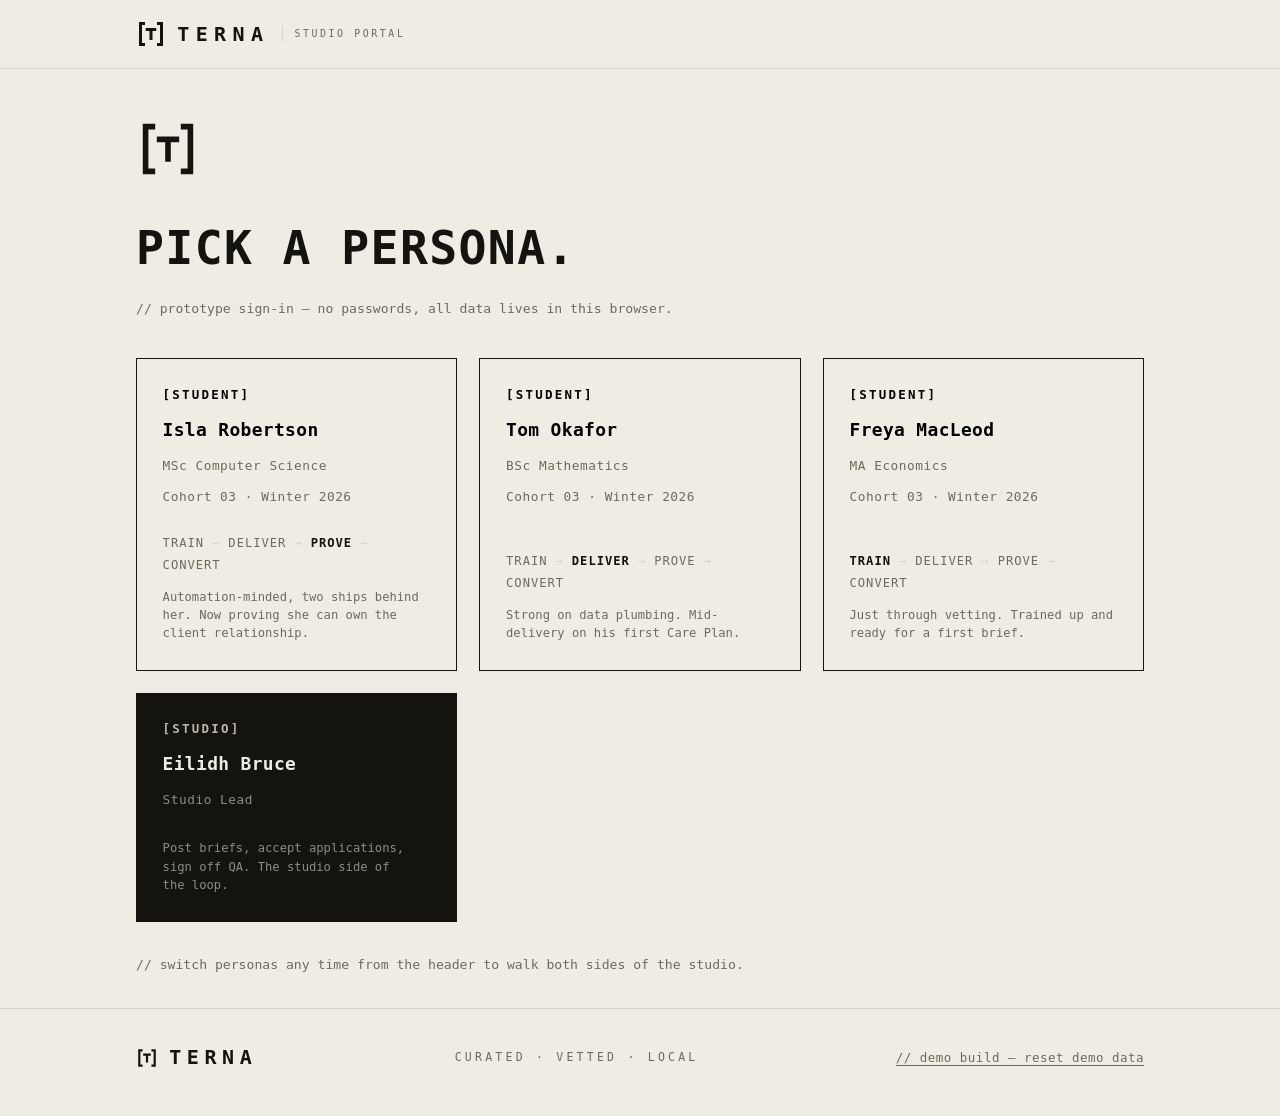
<file: portal/index.html>
<!doctype html>
<html lang="en-GB">
<head>
<meta charset="utf-8">
<meta name="viewport" content="width=device-width, initial-scale=1">
<title>TERNA — Studio Portal</title>
<meta name="description" content="Terna Studio Portal — where St Andrews graduates browse briefs, deliver projects under studio supervision, and build a verified portfolio.">
<meta name="robots" content="noindex">
<link rel="stylesheet" href="./css/portal.css">
</head>
<body>

<header class="site">
  <div class="wrap">
    <a class="brand" href="#/" aria-label="Terna Studio Portal — home">
      <svg width="30" height="30" viewBox="0 0 40 40" fill="none" aria-hidden="true">
        <path d="M12 6 H6 V34 H12" stroke="#14130F" stroke-width="4" fill="none"/>
        <path d="M28 6 H34 V34 H28" stroke="#14130F" stroke-width="4" fill="none"/>
        <path d="M13 14 H27 M20 14 V28" stroke="#14130F" stroke-width="4" fill="none"/>
      </svg>
      <span class="word">TERNA</span>
      <span class="submark">Studio Portal</span>
    </a>
    <nav class="top" id="nav" aria-label="Portal"><!-- rendered per role by app.js --></nav>
  </div>
</header>

<main id="app"><!-- views mount here --></main>

<footer class="site">
  <div class="wrap">
    <a class="brand" href="#/" aria-label="Terna — home">
      <svg width="22" height="22" viewBox="0 0 40 40" fill="none" aria-hidden="true">
        <path d="M12 6 H6 V34 H12" stroke="#14130F" stroke-width="4" fill="none"/>
        <path d="M28 6 H34 V34 H28" stroke="#14130F" stroke-width="4" fill="none"/>
        <path d="M13 14 H27 M20 14 V28" stroke="#14130F" stroke-width="4" fill="none"/>
      </svg>
      <span class="word">TERNA</span>
    </a>
    <p class="tag">Curated · Vetted · Local</p>
    <button type="button" class="linkish" id="reset-demo">// demo build — reset demo data</button>
  </div>
</footer>

<div class="toast-host" id="toast-host" aria-live="polite" aria-atomic="false"></div>

<noscript>
  <div class="wrap" style="padding:3rem 1.5rem;">
    <p class="note-block">// This portal is a JavaScript prototype. Please enable JavaScript to sign in.</p>
  </div>
</noscript>

<script type="module" src="./js/app.js"></script>
</body>
</html>
</file>
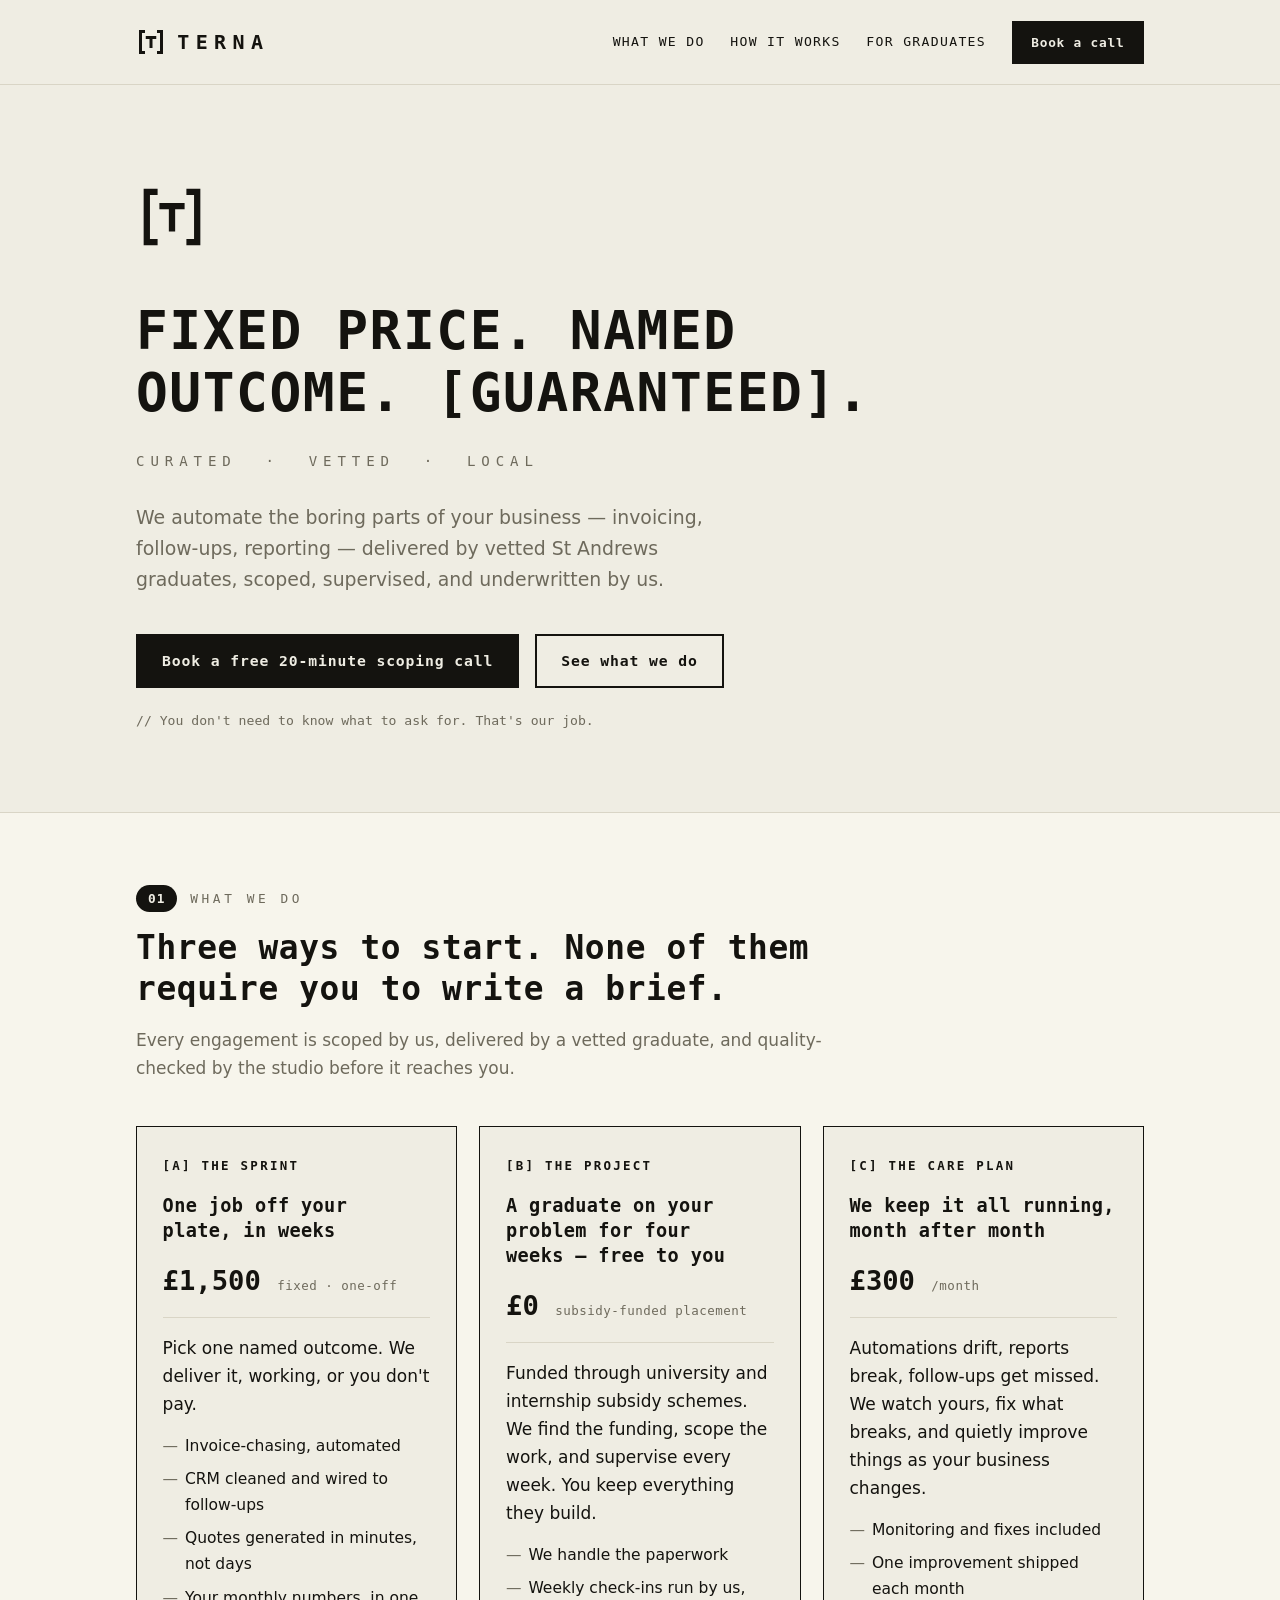
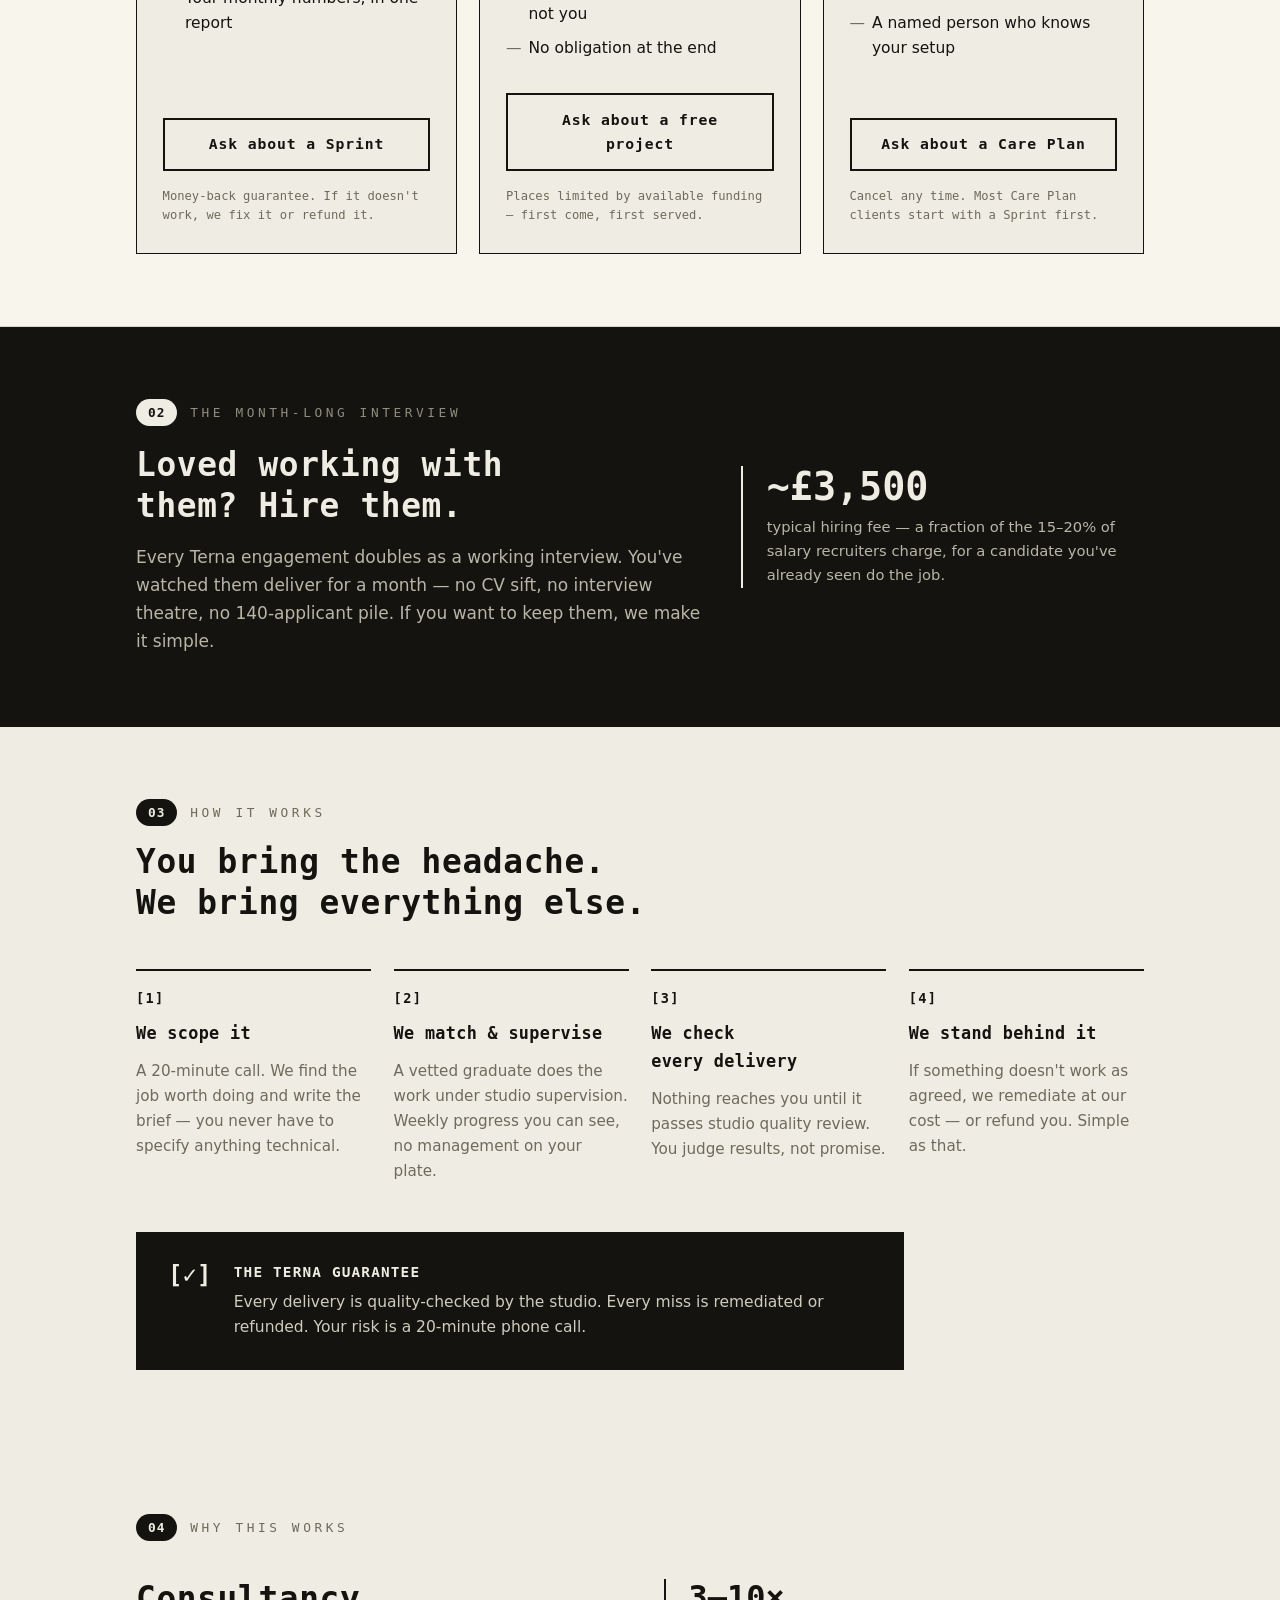
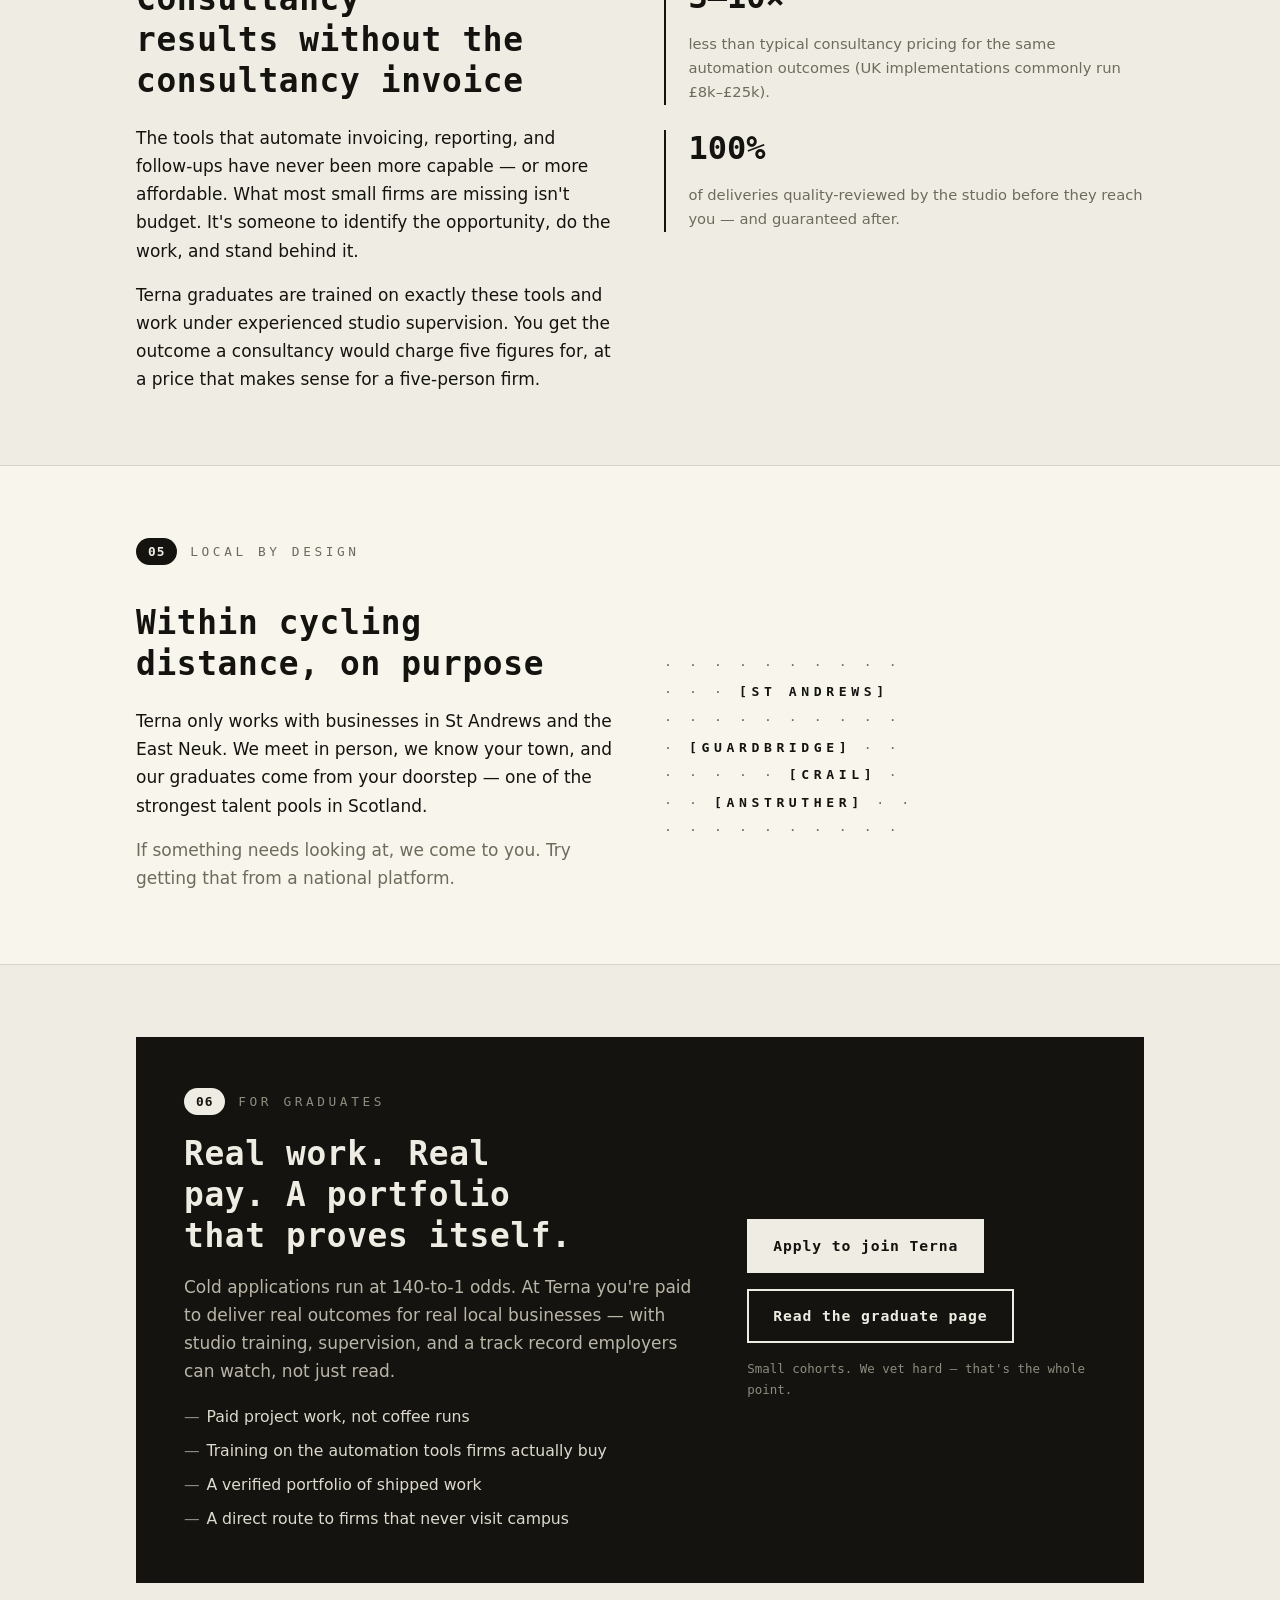
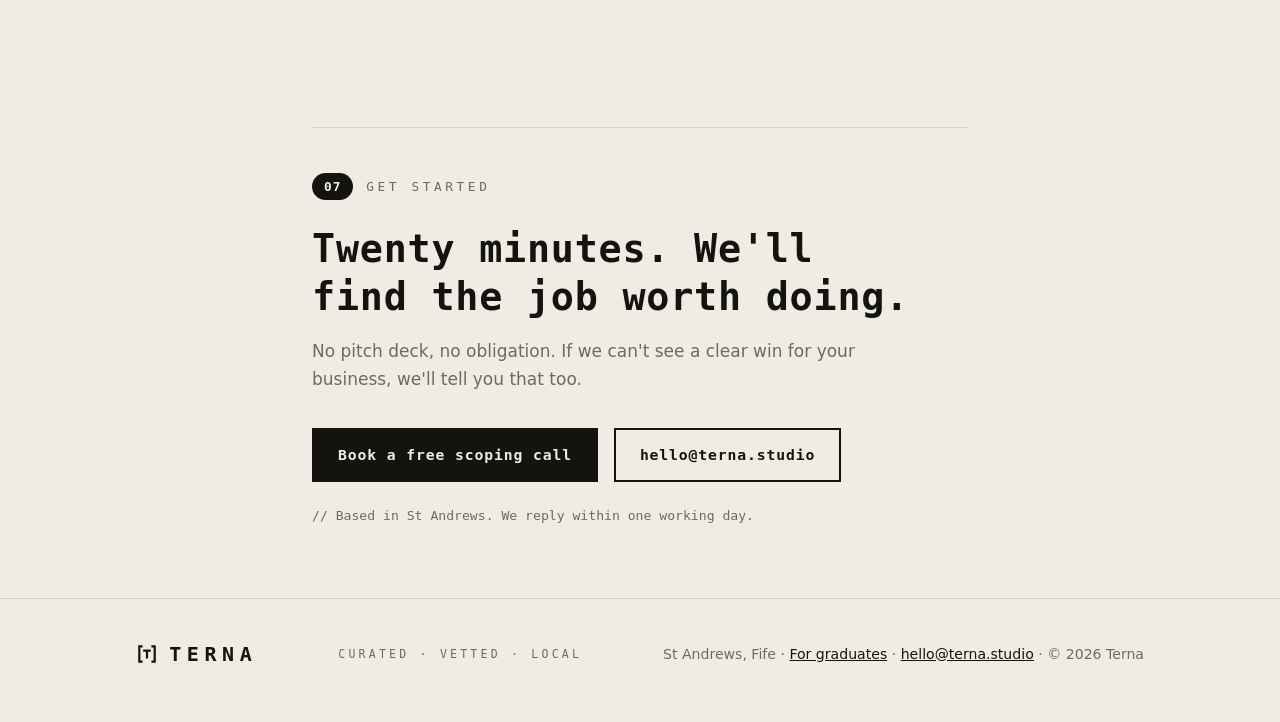
<file: site/index.html>
<!doctype html>
<html lang="en-GB">
<head>
<meta charset="utf-8">
<meta name="viewport" content="width=device-width, initial-scale=1">
<title>TERNA — Curated. Vetted. Local. St Andrews graduate studio</title>
<meta name="description" content="Terna is a St Andrews graduate studio. Fixed price, named outcome, guaranteed — we automate the boring parts of your business, delivered by vetted graduates under studio supervision.">
<style>
  :root {
    --paper: #EFEDE3;
    --card: #F7F5EC;
    --ink: #14130F;
    --grey: #6E6A5C;
    --line: #D9D5C6;
    --mono: ui-monospace, "SF Mono", "Cascadia Code", "JetBrains Mono", Consolas, "DejaVu Sans Mono", Menlo, monospace;
    --sans: system-ui, "Helvetica Neue", Helvetica, Arial, sans-serif;
  }
  * { margin: 0; padding: 0; box-sizing: border-box; }
  html { scroll-behavior: smooth; }
  @media (prefers-reduced-motion: reduce) {
    html { scroll-behavior: auto; }
    * { transition: none !important; animation: none !important; }
  }
  body {
    background: var(--paper);
    color: var(--ink);
    font-family: var(--sans);
    font-size: 1.0625rem;
    line-height: 1.65;
  }
  a { color: var(--ink); }
  a:focus-visible, button:focus-visible { outline: 3px solid var(--ink); outline-offset: 2px; }
  .wrap { max-width: 66rem; margin: 0 auto; padding: 0 1.5rem; }
  h1, h2, h3 { font-family: var(--mono); font-weight: 700; text-wrap: balance; letter-spacing: 0.02em; }
  h2 { font-size: clamp(1.5rem, 3vw, 2.05rem); line-height: 1.25; }
  .muted { color: var(--grey); }
  section { padding: 4.5rem 0; }

  /* mono label with pill — the "3a" device */
  .marker { display: flex; align-items: center; gap: 0.8rem; }
  .marker .pill {
    font-family: var(--mono);
    font-size: 0.8rem;
    font-weight: 700;
    background: var(--ink);
    color: var(--paper);
    border-radius: 999px;
    padding: 0.18rem 0.75rem;
    letter-spacing: 0.08em;
  }
  .marker .label {
    font-family: var(--mono);
    font-size: 0.8rem;
    letter-spacing: 0.28em;
    text-transform: uppercase;
    color: var(--grey);
  }

  .rule { border: 0; height: 1px; background: var(--line); }

  /* ---------- buttons ---------- */
  .btn {
    display: inline-block;
    font-family: var(--mono);
    font-weight: 700;
    font-size: 0.92rem;
    letter-spacing: 0.06em;
    text-decoration: none;
    padding: 0.8rem 1.5rem;
    border: 2px solid var(--ink);
    cursor: pointer;
    transition: background 120ms ease, color 120ms ease;
  }
  .btn-solid { background: var(--ink); color: var(--paper); }
  .btn-solid:hover { background: transparent; color: var(--ink); }
  .btn-outline { background: transparent; color: var(--ink); }
  .btn-outline:hover { background: var(--ink); color: var(--paper); }

  /* ---------- header ---------- */
  header.site {
    padding: 1.3rem 0;
    border-bottom: 1px solid var(--line);
  }
  header.site .wrap { display: flex; align-items: center; justify-content: space-between; gap: 1rem; }
  .brand { display: flex; align-items: center; gap: 0.7rem; text-decoration: none; color: var(--ink); }
  .brand .word {
    font-family: var(--mono);
    font-weight: 700;
    font-size: 1.25rem;
    letter-spacing: 0.32em;
  }
  nav.top { display: flex; gap: 1.6rem; align-items: center; flex-wrap: wrap; }
  nav.top a.nav-link {
    text-decoration: none;
    font-family: var(--mono);
    font-size: 0.82rem;
    letter-spacing: 0.1em;
    text-transform: uppercase;
    color: var(--ink);
  }
  nav.top a.nav-link:hover { text-decoration: underline; text-underline-offset: 4px; }
  nav.top .btn { padding: 0.55rem 1.1rem; font-size: 0.8rem; }

  /* ---------- hero ---------- */
  .hero { padding: 6rem 0 5rem; }
  .hero .mark { margin-bottom: 2.4rem; }
  .hero h1 {
    font-size: clamp(2rem, 5vw, 3.3rem);
    line-height: 1.18;
    letter-spacing: 0.03em;
    max-width: 48rem;
    text-transform: uppercase;
  }
  .hero .tagline {
    font-family: var(--mono);
    font-size: 0.88rem;
    letter-spacing: 0.42em;
    text-transform: uppercase;
    color: var(--grey);
    margin-top: 1.6rem;
  }
  .hero .sub { margin: 1.8rem 0 2.4rem; font-size: 1.18rem; max-width: 38rem; color: var(--grey); }
  .hero .cta-row { display: flex; gap: 1rem; flex-wrap: wrap; align-items: center; }
  .hero .note { font-family: var(--mono); font-size: 0.82rem; color: var(--grey); margin-top: 1.4rem; }

  /* ---------- offers ---------- */
  #offers { background: var(--card); border-top: 1px solid var(--line); border-bottom: 1px solid var(--line); }
  .section-head { margin-bottom: 2.8rem; display: grid; gap: 1rem; max-width: 44rem; }
  .cards { display: grid; grid-template-columns: repeat(3, 1fr); gap: 1.4rem; }
  .card {
    background: var(--paper);
    border: 1.5px solid var(--ink);
    padding: 1.8rem 1.6rem;
    display: flex;
    flex-direction: column;
    gap: 1rem;
  }
  .card .tag {
    font-family: var(--mono);
    font-size: 0.78rem;
    font-weight: 700;
    letter-spacing: 0.18em;
    text-transform: uppercase;
  }
  .card h3 { font-size: 1.16rem; line-height: 1.35; }
  .card .price {
    font-family: var(--mono);
    font-weight: 700;
    font-size: 1.7rem;
    font-variant-numeric: tabular-nums;
    border-bottom: 1px solid var(--line);
    padding-bottom: 0.8rem;
  }
  .card .price small { font-family: var(--mono); font-size: 0.78rem; color: var(--grey); font-weight: 400; letter-spacing: 0.04em; }
  .card ul { list-style: none; display: grid; gap: 0.5rem; }
  .card ul li { padding-left: 1.4rem; position: relative; font-size: 0.97rem; }
  .card ul li::before { content: "—"; position: absolute; left: 0; color: var(--grey); }
  .card .spacer { flex: 1; }
  .card .btn { text-align: center; }
  .card .fine { font-family: var(--mono); font-size: 0.76rem; color: var(--grey); line-height: 1.5; }

  /* ---------- hire strip ---------- */
  .hire { background: var(--ink); color: var(--paper); }
  .hire .wrap { display: grid; grid-template-columns: 1.4fr 1fr; gap: 2.5rem; align-items: center; }
  .hire h2 { color: var(--paper); }
  .hire p { color: #B9B6A8; max-width: 36rem; }
  .hire .marker .pill { background: var(--paper); color: var(--ink); }
  .hire .marker .label { color: #8F8C7E; }
  .hire .figure { border-left: 2px solid var(--paper); padding-left: 1.5rem; display: grid; gap: 0.4rem; }
  .hire .figure .big { font-family: var(--mono); font-weight: 700; font-size: 2.4rem; color: var(--paper); line-height: 1.1; font-variant-numeric: tabular-nums; }
  .hire .figure .cap { font-size: 0.92rem; color: #B9B6A8; }

  /* ---------- how it works ---------- */
  .steps { display: grid; grid-template-columns: repeat(4, 1fr); gap: 1.4rem; }
  .step { display: grid; gap: 0.7rem; align-content: start; border-top: 2px solid var(--ink); padding-top: 1rem; }
  .step .n { font-family: var(--mono); font-weight: 700; font-size: 0.85rem; letter-spacing: 0.1em; }
  .step h3 { font-size: 1.05rem; }
  .step p { font-size: 0.95rem; color: var(--grey); }
  .guarantee {
    margin-top: 3rem;
    background: var(--ink);
    color: var(--paper);
    padding: 1.8rem 2rem;
    display: flex;
    gap: 1.4rem;
    align-items: flex-start;
    max-width: 48rem;
  }
  .guarantee .gmark { font-family: var(--mono); font-weight: 700; font-size: 1.5rem; line-height: 1.2; flex-shrink: 0; }
  .guarantee strong { display: block; margin-bottom: 0.3rem; font-family: var(--mono); letter-spacing: 0.08em; text-transform: uppercase; font-size: 0.9rem; }
  .guarantee p { font-size: 0.97rem; color: #CFCCBE; }

  /* ---------- why ---------- */
  #why .cols { display: grid; grid-template-columns: 1fr 1fr; gap: 3rem; align-items: start; margin-top: 2.4rem; }
  #why p + p { margin-top: 1rem; }
  .proof { display: grid; gap: 1.6rem; }
  .proof .row { border-left: 2px solid var(--ink); padding-left: 1.4rem; }
  .proof .big { font-family: var(--mono); font-weight: 700; font-size: 2rem; line-height: 1.15; font-variant-numeric: tabular-nums; }
  .proof .cap { font-size: 0.92rem; color: var(--grey); }

  /* ---------- local ---------- */
  #local { background: var(--card); border-top: 1px solid var(--line); border-bottom: 1px solid var(--line); }
  #local .cols { display: grid; grid-template-columns: 1fr 1fr; gap: 3rem; align-items: center; margin-top: 2.4rem; }
  #local p { max-width: 34rem; }
  .grid-map {
    font-family: var(--mono);
    font-size: 0.82rem;
    line-height: 2.1;
    color: var(--grey);
    letter-spacing: 0.35em;
    white-space: pre;
    overflow-x: auto;
    user-select: none;
  }
  .grid-map b { color: var(--ink); font-weight: 700; }

  /* ---------- grads ---------- */
  #grads .inner {
    background: var(--ink);
    color: var(--paper);
    padding: 3.2rem 3rem;
    display: grid;
    grid-template-columns: 1.5fr 1fr;
    gap: 2.5rem;
    align-items: center;
  }
  #grads h2 { color: var(--paper); }
  #grads .marker .pill { background: var(--paper); color: var(--ink); }
  #grads .marker .label { color: #8F8C7E; }
  #grads p { color: #B9B6A8; }
  #grads ul { list-style: none; display: grid; gap: 0.5rem; margin-top: 1.2rem; }
  #grads ul li { padding-left: 1.4rem; position: relative; color: #DDDACD; font-size: 0.98rem; }
  #grads ul li::before { content: "—"; position: absolute; left: 0; color: #8F8C7E; }
  #grads .apply { display: grid; gap: 1rem; justify-items: start; }
  #grads .apply .btn { border-color: var(--paper); }
  #grads .apply .btn-solid { background: var(--paper); color: var(--ink); }
  #grads .apply .btn-solid:hover { background: transparent; color: var(--paper); }
  #grads .apply .btn-outline { color: var(--paper); }
  #grads .apply .btn-outline:hover { background: var(--paper); color: var(--ink); }
  #grads .fine { font-family: var(--mono); font-size: 0.78rem; color: #8F8C7E; }

  /* ---------- contact ---------- */
  #contact .wrap { max-width: 44rem; }
  #contact h2 { font-size: clamp(1.7rem, 4vw, 2.4rem); margin-top: 1.6rem; }
  #contact .cta-row { display: flex; gap: 1rem; flex-wrap: wrap; margin-top: 2.2rem; }
  #contact .note { font-family: var(--mono); font-size: 0.82rem; margin-top: 1.4rem; color: var(--grey); }

  /* ---------- footer ---------- */
  footer.site {
    border-top: 1px solid var(--line);
    padding: 2.4rem 0 3.2rem;
    font-size: 0.88rem;
    color: var(--grey);
  }
  footer.site .wrap { display: flex; justify-content: space-between; gap: 1.5rem; flex-wrap: wrap; align-items: center; }
  footer.site .word { font-family: var(--mono); font-weight: 700; letter-spacing: 0.28em; color: var(--ink); }
  footer.site .tag { font-family: var(--mono); font-size: 0.72rem; letter-spacing: 0.28em; text-transform: uppercase; }

  /* ---------- responsive ---------- */
  @media (max-width: 60rem) {
    .cards { grid-template-columns: 1fr; }
    .steps { grid-template-columns: 1fr 1fr; }
    .hire .wrap, #why .cols, #local .cols { grid-template-columns: 1fr; }
    #grads .inner { grid-template-columns: 1fr; padding: 2.4rem 1.8rem; }
    nav.top .nav-link { display: none; }
  }
  @media (max-width: 38rem) {
    .steps { grid-template-columns: 1fr; }
    section { padding: 3.2rem 0; }
    .hero { padding: 3.8rem 0 3.2rem; }
  }
</style>
</head>
<body>

<header class="site">
  <div class="wrap">
    <a class="brand" href="#top" aria-label="Terna — home">
      <svg width="30" height="30" viewBox="0 0 40 40" fill="none" aria-hidden="true">
        <path d="M12 6 H6 V34 H12" stroke="#14130F" stroke-width="4" fill="none"/>
        <path d="M28 6 H34 V34 H28" stroke="#14130F" stroke-width="4" fill="none"/>
        <path d="M13 14 H27 M20 14 V28" stroke="#14130F" stroke-width="4" fill="none"/>
      </svg>
      <span class="word">TERNA</span>
    </a>
    <nav class="top" aria-label="Main">
      <a class="nav-link" href="#offers">What we do</a>
      <a class="nav-link" href="#how">How it works</a>
      <a class="nav-link" href="graduates.html">For graduates</a>
      <a class="btn btn-solid" href="#contact">Book a call</a>
    </nav>
  </div>
</header>

<main id="top">

  <!-- ================= HERO ================= -->
  <section class="hero">
    <div class="wrap">
      <div class="mark" aria-hidden="true">
        <svg width="72" height="72" viewBox="0 0 40 40" fill="none">
          <path d="M12 6 H6 V34 H12" stroke="#14130F" stroke-width="3.5" fill="none"/>
          <path d="M28 6 H34 V34 H28" stroke="#14130F" stroke-width="3.5" fill="none"/>
          <path d="M13 14 H27 M20 14 V28" stroke="#14130F" stroke-width="3.5" fill="none"/>
        </svg>
      </div>
      <h1>Fixed price. Named outcome. [Guaranteed].</h1>
      <p class="tagline">Curated &nbsp;·&nbsp; Vetted &nbsp;·&nbsp; Local</p>
      <p class="sub">We automate the boring parts of your business — invoicing, follow-ups, reporting — delivered by vetted St Andrews graduates, scoped, supervised, and underwritten by us.</p>
      <div class="cta-row">
        <a class="btn btn-solid" href="#contact">Book a free 20-minute scoping call</a>
        <a class="btn btn-outline" href="#offers">See what we do</a>
      </div>
      <p class="note">// You don't need to know what to ask for. That's our job.</p>
    </div>
  </section>

  <!-- ================= OFFERS ================= -->
  <section id="offers">
    <div class="wrap">
      <div class="section-head">
        <div class="marker"><span class="pill">01</span><span class="label">What we do</span></div>
        <h2>Three ways to start. None of them require you to write a brief.</h2>
        <p class="muted">Every engagement is scoped by us, delivered by a vetted graduate, and quality-checked by the studio before it reaches you.</p>
      </div>
      <div class="cards">

        <article class="card">
          <p class="tag">[A] The Sprint</p>
          <h3>One job off your plate, in weeks</h3>
          <p class="price">£1,500 <small>fixed · one-off</small></p>
          <p>Pick one named outcome. We deliver it, working, or you don't pay.</p>
          <ul>
            <li>Invoice-chasing, automated</li>
            <li>CRM cleaned and wired to follow-ups</li>
            <li>Quotes generated in minutes, not days</li>
            <li>Your monthly numbers, in one report</li>
          </ul>
          <div class="spacer"></div>
          <a class="btn btn-outline" href="https://www.terna.studio/contact?offer=sprint-a">Ask about a Sprint</a>
          <p class="fine">Money-back guarantee. If it doesn't work, we fix it or refund it.</p>
        </article>

        <article class="card">
          <p class="tag">[B] The Project</p>
          <h3>A graduate on your problem for four weeks — free to you</h3>
          <p class="price">£0 <small>subsidy-funded placement</small></p>
          <p>Funded through university and internship subsidy schemes. We find the funding, scope the work, and supervise every week. You keep everything they build.</p>
          <ul>
            <li>We handle the paperwork</li>
            <li>Weekly check-ins run by us, not you</li>
            <li>No obligation at the end</li>
          </ul>
          <div class="spacer"></div>
          <a class="btn btn-outline" href="https://www.terna.studio/contact?offer=project-b">Ask about a free project</a>
          <p class="fine">Places limited by available funding — first come, first served.</p>
        </article>

        <article class="card">
          <p class="tag">[C] The Care Plan</p>
          <h3>We keep it all running, month after month</h3>
          <p class="price">£300 <small>/month</small></p>
          <p>Automations drift, reports break, follow-ups get missed. We watch yours, fix what breaks, and quietly improve things as your business changes.</p>
          <ul>
            <li>Monitoring and fixes included</li>
            <li>One improvement shipped each month</li>
            <li>A named person who knows your setup</li>
          </ul>
          <div class="spacer"></div>
          <a class="btn btn-outline" href="https://www.terna.studio/contact?offer=careplan-c">Ask about a Care Plan</a>
          <p class="fine">Cancel any time. Most Care Plan clients start with a Sprint first.</p>
        </article>

      </div>
    </div>
  </section>

  <!-- ================= HIRE STRIP ================= -->
  <section class="hire">
    <div class="wrap">
      <div>
        <div class="marker" style="margin-bottom:1.2rem;"><span class="pill">02</span><span class="label">The month-long interview</span></div>
        <h2>Loved working with them? Hire them.</h2>
        <p style="margin-top:1rem;">Every Terna engagement doubles as a working interview. You've watched them deliver for a month — no CV sift, no interview theatre, no 140-applicant pile. If you want to keep them, we make it simple.</p>
      </div>
      <div class="figure">
        <span class="big">~£3,500</span>
        <span class="cap">typical hiring fee — a fraction of the 15–20% of salary recruiters charge, for a candidate you've already seen do the job.</span>
      </div>
    </div>
  </section>

  <!-- ================= HOW IT WORKS ================= -->
  <section id="how">
    <div class="wrap">
      <div class="section-head">
        <div class="marker"><span class="pill">03</span><span class="label">How it works</span></div>
        <h2>You bring the headache. We bring everything else.</h2>
      </div>
      <div class="steps">
        <div class="step">
          <span class="n">[1]</span>
          <h3>We scope it</h3>
          <p>A 20-minute call. We find the job worth doing and write the brief — you never have to specify anything technical.</p>
        </div>
        <div class="step">
          <span class="n">[2]</span>
          <h3>We match &amp; supervise</h3>
          <p>A vetted graduate does the work under studio supervision. Weekly progress you can see, no management on your plate.</p>
        </div>
        <div class="step">
          <span class="n">[3]</span>
          <h3>We check every delivery</h3>
          <p>Nothing reaches you until it passes studio quality review. You judge results, not promise.</p>
        </div>
        <div class="step">
          <span class="n">[4]</span>
          <h3>We stand behind it</h3>
          <p>If something doesn't work as agreed, we remediate at our cost — or refund you. Simple as that.</p>
        </div>
      </div>
      <div class="guarantee">
        <span class="gmark" aria-hidden="true">[✓]</span>
        <div>
          <strong>The Terna guarantee</strong>
          <p>Every delivery is quality-checked by the studio. Every miss is remediated or refunded. Your risk is a 20-minute phone call.</p>
        </div>
      </div>
    </div>
  </section>

  <!-- ================= WHY ================= -->
  <section id="why">
    <div class="wrap">
      <div class="marker"><span class="pill">04</span><span class="label">Why this works</span></div>
      <div class="cols">
        <div>
          <h2 style="margin-bottom:1.4rem;">Consultancy results without the consultancy invoice</h2>
          <p>The tools that automate invoicing, reporting, and follow-ups have never been more capable — or more affordable. What most small firms are missing isn't budget. It's someone to identify the opportunity, do the work, and stand behind it.</p>
          <p>Terna graduates are trained on exactly these tools and work under experienced studio supervision. You get the outcome a consultancy would charge five figures for, at a price that makes sense for a five-person firm.</p>
        </div>
        <div class="proof">
          <div class="row">
            <p class="big">3–10×</p>
            <p class="cap">less than typical consultancy pricing for the same automation outcomes (UK implementations commonly run £8k–£25k).</p>
          </div>
          <div class="row">
            <p class="big">100%</p>
            <p class="cap">of deliveries quality-reviewed by the studio before they reach you — and guaranteed after.</p>
          </div>
        </div>
      </div>
    </div>
  </section>

  <!-- ================= LOCAL ================= -->
  <section id="local">
    <div class="wrap">
      <div class="marker"><span class="pill">05</span><span class="label">Local by design</span></div>
      <div class="cols">
        <div>
          <h2 style="margin-bottom:1.4rem;">Within cycling distance, on purpose</h2>
          <p>Terna only works with businesses in St Andrews and the East Neuk. We meet in person, we know your town, and our graduates come from your doorstep — one of the strongest talent pools in Scotland.</p>
          <p class="muted" style="margin-top:1rem;">If something needs looking at, we come to you. Try getting that from a national platform.</p>
        </div>
        <div>
          <p class="grid-map" aria-hidden="true">· · · · · · · · · ·
· · · <b>[ST&nbsp;ANDREWS]</b>
· · · · · · · · · ·
· <b>[GUARDBRIDGE]</b> · ·
· · · · · <b>[CRAIL]</b> ·
· · <b>[ANSTRUTHER]</b> · ·
· · · · · · · · · ·</p>
        </div>
      </div>
    </div>
  </section>

  <!-- ================= GRADS ================= -->
  <section id="grads">
    <div class="wrap">
      <div class="inner">
        <div>
          <div class="marker" style="margin-bottom:1.2rem;"><span class="pill">06</span><span class="label">For graduates</span></div>
          <h2>Real work. Real pay. A portfolio that proves itself.</h2>
          <p style="margin-top:1rem;">Cold applications run at 140-to-1 odds. At Terna you're paid to deliver real outcomes for real local businesses — with studio training, supervision, and a track record employers can watch, not just read.</p>
          <ul>
            <li>Paid project work, not coffee runs</li>
            <li>Training on the automation tools firms actually buy</li>
            <li>A verified portfolio of shipped work</li>
            <li>A direct route to firms that never visit campus</li>
          </ul>
        </div>
        <div class="apply">
          <a class="btn btn-solid" href="https://www.terna.studio/apply">Apply to join Terna</a>
          <a class="btn btn-outline" href="graduates.html">Read the graduate page</a>
          <p class="fine">Small cohorts. We vet hard — that's the whole point.</p>
        </div>
      </div>
    </div>
  </section>

  <!-- ================= CONTACT ================= -->
  <section id="contact">
    <div class="wrap">
      <hr class="rule" style="margin-bottom:2.8rem;">
      <div class="marker"><span class="pill">07</span><span class="label">Get started</span></div>
      <h2>Twenty minutes. We'll find the job worth doing.</h2>
      <p class="muted" style="margin-top:1rem; max-width:38rem;">No pitch deck, no obligation. If we can't see a clear win for your business, we'll tell you that too.</p>
      <div class="cta-row">
        <a class="btn btn-solid" href="https://www.terna.studio/contact?offer=scoping-call">Book a free scoping call</a>
        <a class="btn btn-outline" href="https://www.terna.studio/contact">hello@terna.studio</a>
      </div>
      <p class="note">// Based in St Andrews. We reply within one working day.</p>
    </div>
  </section>

</main>

<footer class="site">
  <div class="wrap">
    <a class="brand" href="#top" aria-label="Terna — back to top">
      <svg width="22" height="22" viewBox="0 0 40 40" fill="none" aria-hidden="true">
        <path d="M12 6 H6 V34 H12" stroke="#14130F" stroke-width="4" fill="none"/>
        <path d="M28 6 H34 V34 H28" stroke="#14130F" stroke-width="4" fill="none"/>
        <path d="M13 14 H27 M20 14 V28" stroke="#14130F" stroke-width="4" fill="none"/>
      </svg>
      <span class="word">TERNA</span>
    </a>
    <p class="tag">Curated · Vetted · Local</p>
    <p>St Andrews, Fife · <a href="graduates.html">For graduates</a> · <a href="https://www.terna.studio/contact">hello@terna.studio</a> · © 2026 Terna</p>
  </div>
</footer>

</body>
</html>
</file>
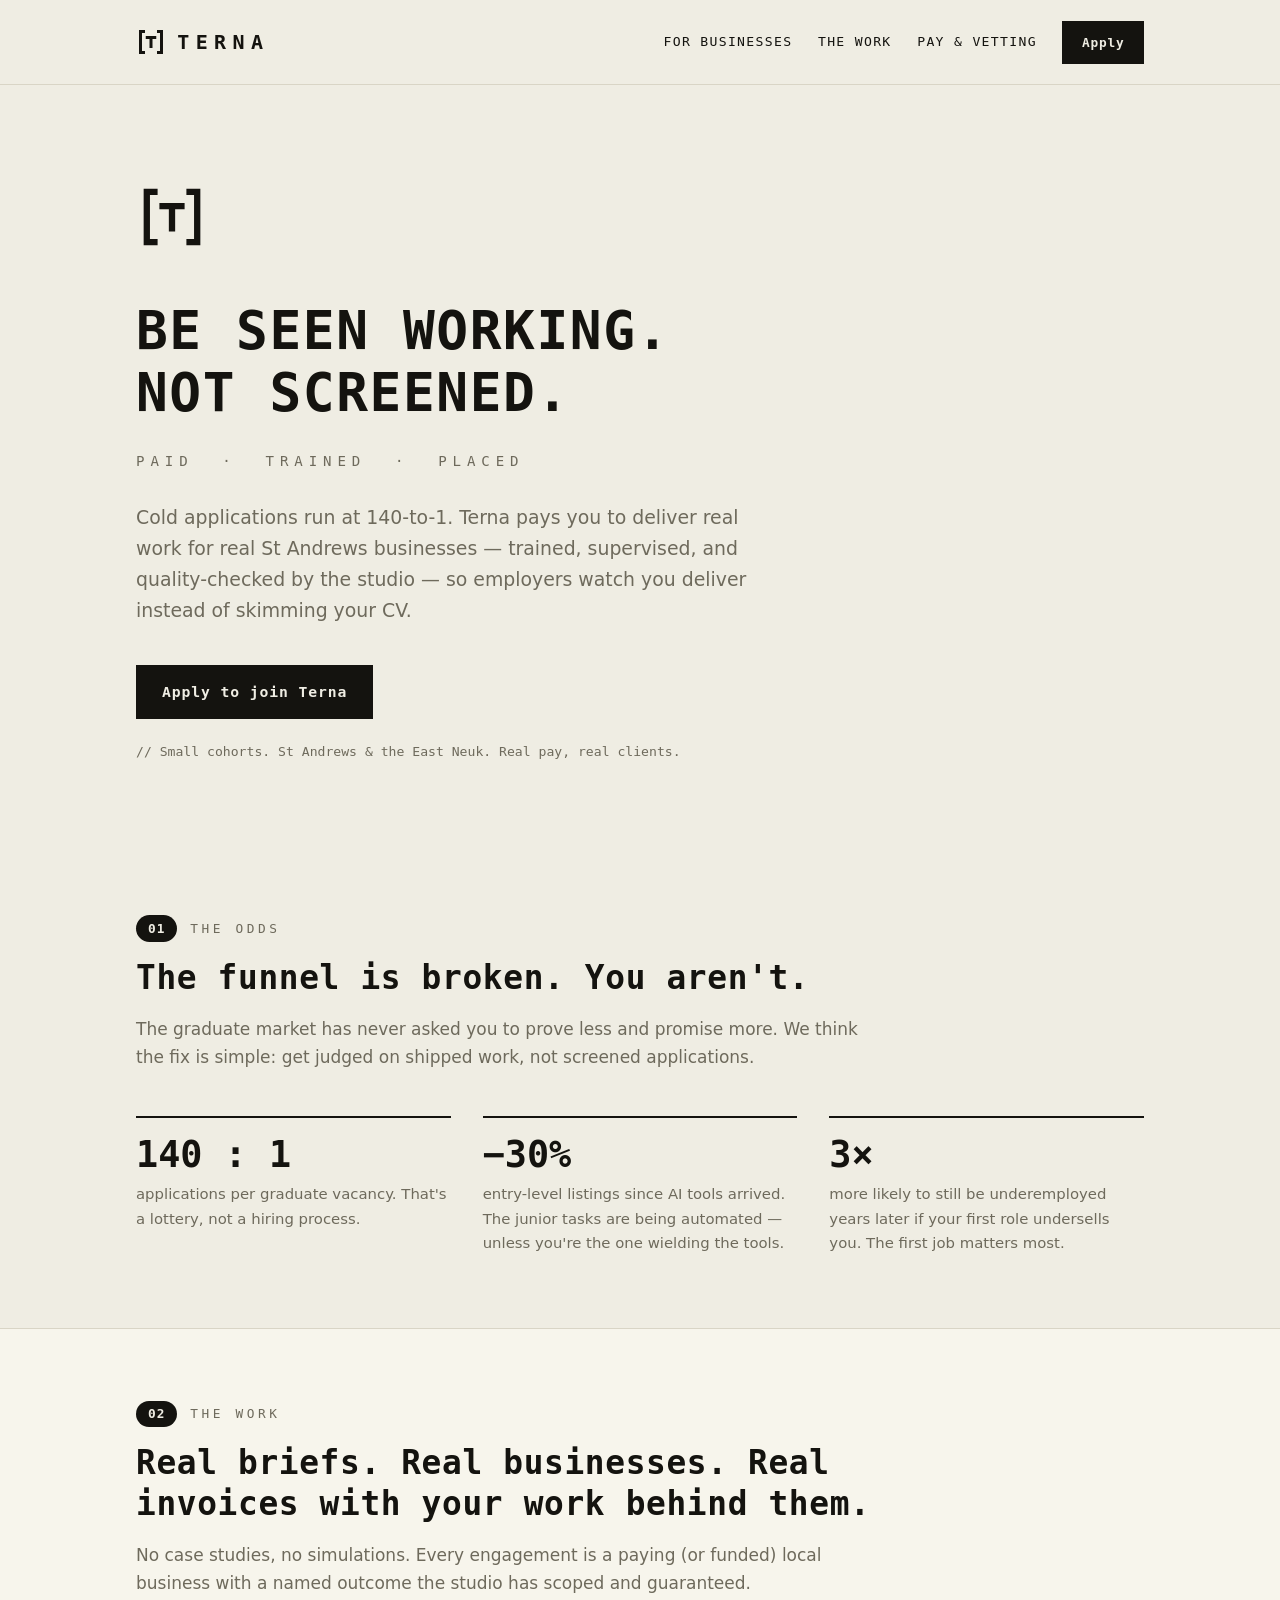
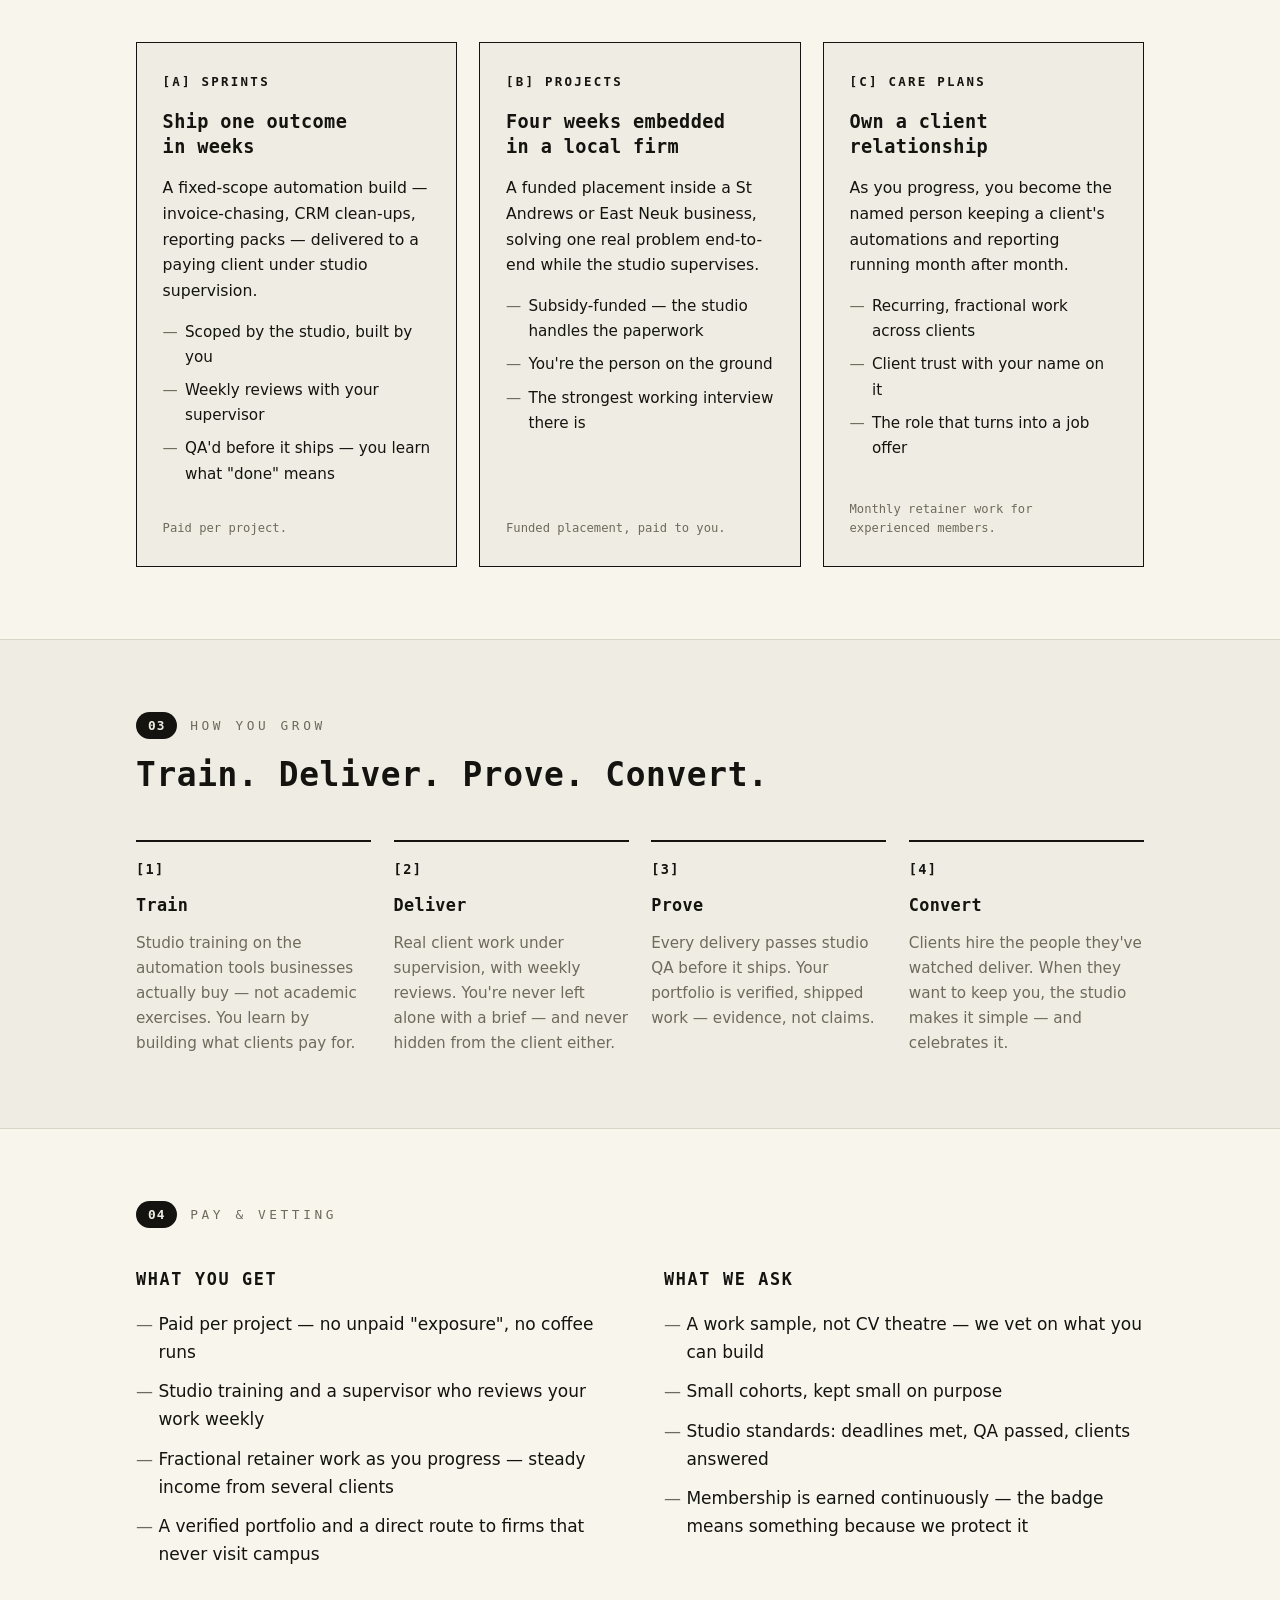
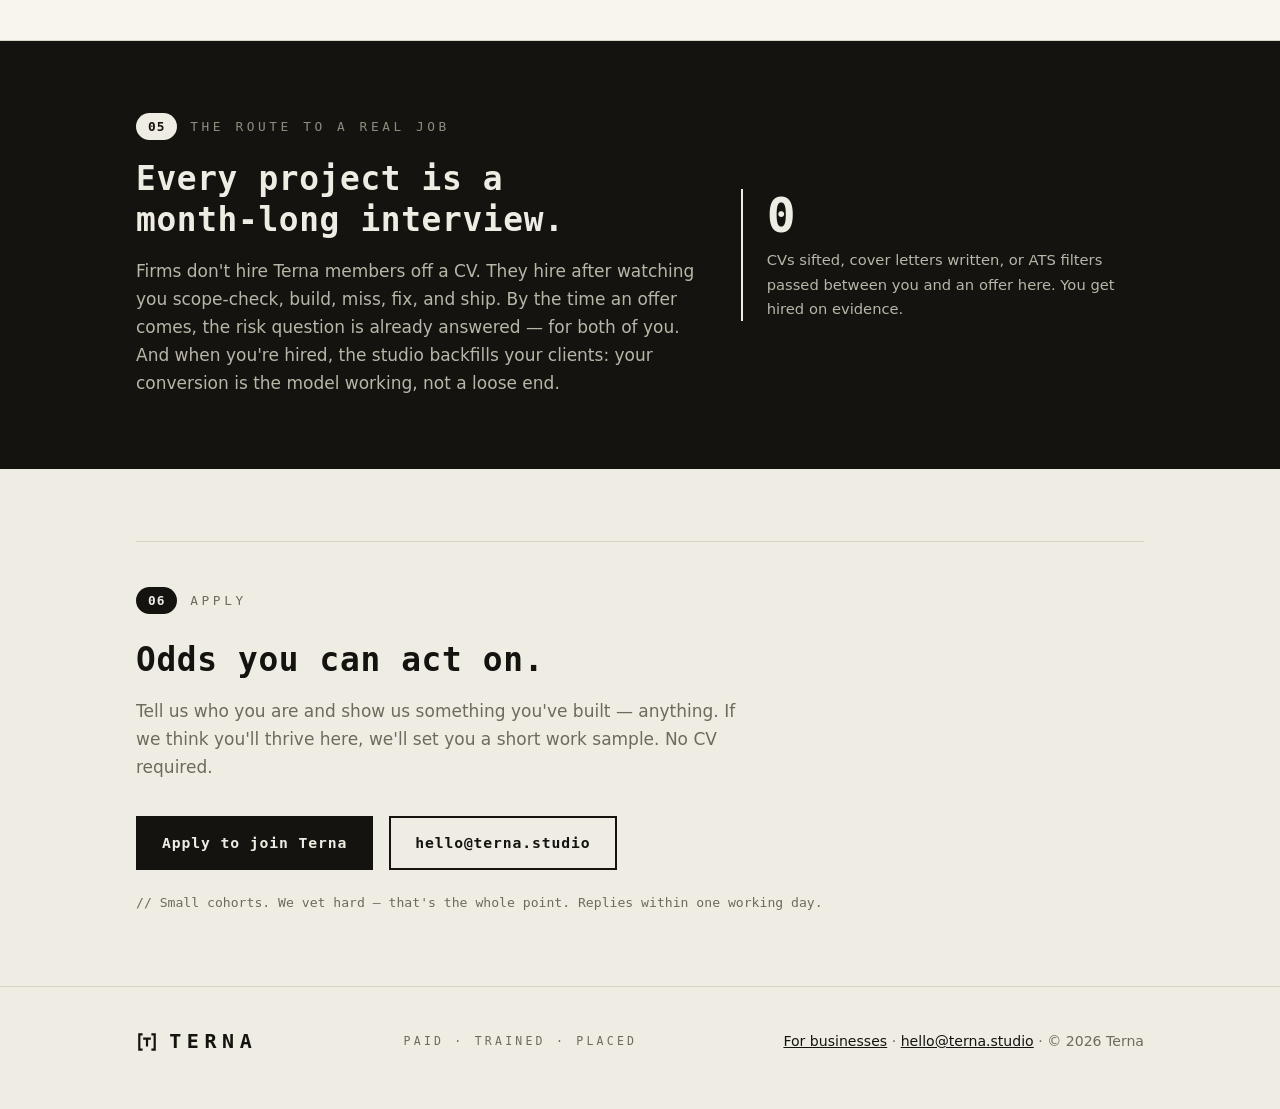
<file: site/graduates.html>
<!doctype html>
<html lang="en-GB">
<head>
<meta charset="utf-8">
<meta name="viewport" content="width=device-width, initial-scale=1">
<title>TERNA — For graduates. Be seen working, not screened.</title>
<meta name="description" content="Terna pays St Andrews graduates to deliver real automation work for local businesses — trained, supervised, and QA'd by the studio, with a direct route to being hired.">
<style>
  :root {
    --paper: #EFEDE3;
    --card: #F7F5EC;
    --ink: #14130F;
    --grey: #6E6A5C;
    --line: #D9D5C6;
    --mono: ui-monospace, "SF Mono", "Cascadia Code", "JetBrains Mono", Consolas, "DejaVu Sans Mono", Menlo, monospace;
    --sans: system-ui, "Helvetica Neue", Helvetica, Arial, sans-serif;
  }
  * { margin: 0; padding: 0; box-sizing: border-box; }
  body {
    background: var(--paper);
    color: var(--ink);
    font-family: var(--sans);
    font-size: 1.0625rem;
    line-height: 1.65;
  }
  a { color: var(--ink); }
  a:focus-visible { outline: 3px solid var(--ink); outline-offset: 2px; }
  .wrap { max-width: 66rem; margin: 0 auto; padding: 0 1.5rem; }
  h1, h2, h3 { font-family: var(--mono); font-weight: 700; text-wrap: balance; letter-spacing: 0.02em; }
  h2 { font-size: clamp(1.5rem, 3vw, 2.05rem); line-height: 1.25; }
  .muted { color: var(--grey); }
  section { padding: 4.5rem 0; }
  @media (max-width: 38rem) { section { padding: 3.2rem 0; } }

  .marker { display: flex; align-items: center; gap: 0.8rem; }
  .marker .pill {
    font-family: var(--mono); font-size: 0.8rem; font-weight: 700;
    background: var(--ink); color: var(--paper);
    border-radius: 999px; padding: 0.18rem 0.75rem; letter-spacing: 0.08em;
  }
  .marker .label {
    font-family: var(--mono); font-size: 0.8rem; letter-spacing: 0.28em;
    text-transform: uppercase; color: var(--grey);
  }
  .rule { border: 0; height: 1px; background: var(--line); }

  /* header / footer */
  header.site { padding: 1.3rem 0; border-bottom: 1px solid var(--line); }
  header.site .wrap { display: flex; align-items: center; justify-content: space-between; gap: 1rem; }
  .brand { display: flex; align-items: center; gap: 0.7rem; text-decoration: none; color: var(--ink); }
  .brand .word { font-family: var(--mono); font-weight: 700; font-size: 1.25rem; letter-spacing: 0.32em; }
  nav.top { display: flex; gap: 1.6rem; align-items: center; flex-wrap: wrap; }
  nav.top a.nav-link {
    text-decoration: none; font-family: var(--mono); font-size: 0.82rem;
    letter-spacing: 0.1em; text-transform: uppercase; color: var(--ink);
  }
  nav.top a.nav-link:hover { text-decoration: underline; text-underline-offset: 4px; }
  nav.top .btn { padding: 0.55rem 1.1rem; font-size: 0.8rem; }
  @media (max-width: 60rem) { nav.top .nav-link { display: none; } }
  footer.site {
    border-top: 1px solid var(--line); padding: 2.4rem 0 3.2rem;
    font-size: 0.88rem; color: var(--grey);
  }
  footer.site .wrap { display: flex; justify-content: space-between; gap: 1.5rem; flex-wrap: wrap; align-items: center; }
  footer.site .word { font-family: var(--mono); font-weight: 700; letter-spacing: 0.28em; color: var(--ink); }
  footer.site .tag { font-family: var(--mono); font-size: 0.72rem; letter-spacing: 0.28em; text-transform: uppercase; }

  .btn {
    display: inline-block; font-family: var(--mono); font-weight: 700;
    font-size: 0.92rem; letter-spacing: 0.06em; text-decoration: none;
    padding: 0.8rem 1.5rem; border: 2px solid var(--ink); cursor: pointer;
    transition: background 120ms ease, color 120ms ease;
  }
  .btn-solid { background: var(--ink); color: var(--paper); }
  .btn-solid:hover { background: transparent; color: var(--ink); }
  .btn-outline { background: transparent; color: var(--ink); }
  .btn-outline:hover { background: var(--ink); color: var(--paper); }
  .cta-row { display: flex; gap: 1rem; flex-wrap: wrap; align-items: center; }
  .note { font-family: var(--mono); font-size: 0.82rem; color: var(--grey); margin-top: 1.4rem; }

  /* hero */
  .hero { padding: 6rem 0 5rem; }
  @media (max-width: 38rem) { .hero { padding: 3.8rem 0 3.2rem; } }
  .hero .mark { margin-bottom: 2.4rem; }
  .hero h1 {
    font-size: clamp(2rem, 5vw, 3.3rem); line-height: 1.18;
    letter-spacing: 0.03em; max-width: 48rem; text-transform: uppercase;
  }
  .hero .tagline {
    font-family: var(--mono); font-size: 0.88rem; letter-spacing: 0.42em;
    text-transform: uppercase; color: var(--grey); margin-top: 1.6rem;
  }
  .hero .sub { margin: 1.8rem 0 2.4rem; font-size: 1.18rem; max-width: 40rem; color: var(--grey); }

  /* stat rows */
  .stats { display: grid; grid-template-columns: repeat(3, 1fr); gap: 2rem; margin-top: 2.6rem; }
  .stat { border-top: 2px solid var(--ink); padding-top: 1.1rem; }
  .stat .big { font-family: var(--mono); font-weight: 700; font-size: 2.3rem; line-height: 1.1; font-variant-numeric: tabular-nums; }
  .stat .cap { font-size: 0.93rem; color: var(--grey); margin-top: 0.4rem; }
  @media (max-width: 60rem) { .stats { grid-template-columns: 1fr; gap: 1.4rem; } }

  /* section head */
  .section-head { margin-bottom: 2.8rem; display: grid; gap: 1rem; max-width: 46rem; }

  /* cards */
  .cards { display: grid; grid-template-columns: repeat(3, 1fr); gap: 1.4rem; }
  @media (max-width: 60rem) { .cards { grid-template-columns: 1fr; } }
  .card {
    background: var(--paper); border: 1.5px solid var(--ink);
    padding: 1.8rem 1.6rem; display: flex; flex-direction: column; gap: 1rem;
  }
  .card .tag { font-family: var(--mono); font-size: 0.78rem; font-weight: 700; letter-spacing: 0.18em; text-transform: uppercase; }
  .card h3 { font-size: 1.16rem; line-height: 1.35; }
  .card p { font-size: 0.98rem; }
  .card ul { list-style: none; display: grid; gap: 0.5rem; }
  .card ul li { padding-left: 1.4rem; position: relative; font-size: 0.95rem; }
  .card ul li::before { content: "—"; position: absolute; left: 0; color: var(--grey); }
  .card .spacer { flex: 1; }
  .card .fine { font-family: var(--mono); font-size: 0.76rem; color: var(--grey); line-height: 1.5; }
  .on-card { background: var(--card); border-top: 1px solid var(--line); border-bottom: 1px solid var(--line); }
  .on-card .card { background: var(--paper); }

  /* steps */
  .steps { display: grid; grid-template-columns: repeat(4, 1fr); gap: 1.4rem; }
  @media (max-width: 60rem) { .steps { grid-template-columns: 1fr 1fr; } }
  @media (max-width: 38rem) { .steps { grid-template-columns: 1fr; } }
  .step { display: grid; gap: 0.7rem; align-content: start; border-top: 2px solid var(--ink); padding-top: 1rem; }
  .step .n { font-family: var(--mono); font-weight: 700; font-size: 0.85rem; letter-spacing: 0.1em; }
  .step h3 { font-size: 1.05rem; }
  .step p { font-size: 0.95rem; color: var(--grey); }

  /* two columns */
  .cols { display: grid; grid-template-columns: 1fr 1fr; gap: 3rem; align-items: start; margin-top: 2.4rem; }
  @media (max-width: 60rem) { .cols { grid-template-columns: 1fr; } }
  .cols h3 { font-size: 1.05rem; letter-spacing: 0.1em; text-transform: uppercase; margin-bottom: 1rem; }
  .cols ul { list-style: none; display: grid; gap: 0.7rem; }
  .cols ul li { padding-left: 1.4rem; position: relative; }
  .cols ul li::before { content: "—"; position: absolute; left: 0; color: var(--grey); }

  /* dark strip */
  .dark { background: var(--ink); color: var(--paper); }
  .dark .wrap { display: grid; grid-template-columns: 1.4fr 1fr; gap: 2.5rem; align-items: center; }
  @media (max-width: 60rem) { .dark .wrap { grid-template-columns: 1fr; } }
  .dark h2 { color: var(--paper); }
  .dark p { color: #B9B6A8; max-width: 36rem; }
  .dark .marker .pill { background: var(--paper); color: var(--ink); }
  .dark .marker .label { color: #8F8C7E; }
  .dark .figure { border-left: 2px solid var(--paper); padding-left: 1.5rem; display: grid; gap: 0.4rem; }
  .dark .figure .big { font-family: var(--mono); font-weight: 700; font-size: 3rem; color: var(--paper); line-height: 1.1; font-variant-numeric: tabular-nums; }
  .dark .figure .cap { font-size: 0.92rem; color: #B9B6A8; }
</style>
</head>
<body>

<header class="site">
  <div class="wrap">
    <a class="brand" href="index.html" aria-label="Terna — home">
      <svg width="30" height="30" viewBox="0 0 40 40" fill="none" aria-hidden="true">
        <path d="M12 6 H6 V34 H12" stroke="#14130F" stroke-width="4" fill="none"/>
        <path d="M28 6 H34 V34 H28" stroke="#14130F" stroke-width="4" fill="none"/>
        <path d="M13 14 H27 M20 14 V28" stroke="#14130F" stroke-width="4" fill="none"/>
      </svg>
      <span class="word">TERNA</span>
    </a>
    <nav class="top" aria-label="Main">
      <a class="nav-link" href="index.html">For businesses</a>
      <a class="nav-link" href="#work">The work</a>
      <a class="nav-link" href="#terms">Pay &amp; vetting</a>
      <a target="_top" class="btn btn-solid" href="https://www.terna.studio/apply">Apply</a>
    </nav>
  </div>
</header>

<main>

<!-- ===SPLIT:01-hero=== -->
<section class="hero">
  <div class="wrap">
    <div class="mark" aria-hidden="true">
      <svg width="72" height="72" viewBox="0 0 40 40" fill="none">
        <path d="M12 6 H6 V34 H12" stroke="#14130F" stroke-width="3.5" fill="none"/>
        <path d="M28 6 H34 V34 H28" stroke="#14130F" stroke-width="3.5" fill="none"/>
        <path d="M13 14 H27 M20 14 V28" stroke="#14130F" stroke-width="3.5" fill="none"/>
      </svg>
    </div>
    <h1>Be seen working. Not screened.</h1>
    <p class="tagline">Paid &nbsp;·&nbsp; Trained &nbsp;·&nbsp; Placed</p>
    <p class="sub">Cold applications run at 140-to-1. Terna pays you to deliver real work for real St Andrews businesses — trained, supervised, and quality-checked by the studio — so employers watch you deliver instead of skimming your CV.</p>
    <div class="cta-row">
      <a target="_top" class="btn btn-solid" href="https://www.terna.studio/apply">Apply to join Terna</a>
    </div>
    <p class="note">// Small cohorts. St Andrews &amp; the East Neuk. Real pay, real clients.</p>
  </div>
</section>
<!-- ===SPLIT:02-odds=== -->
<section>
  <div class="wrap">
    <div class="section-head">
      <div class="marker"><span class="pill">01</span><span class="label">The odds</span></div>
      <h2>The funnel is broken. You aren't.</h2>
      <p class="muted">The graduate market has never asked you to prove less and promise more. We think the fix is simple: get judged on shipped work, not screened applications.</p>
    </div>
    <div class="stats">
      <div class="stat">
        <p class="big">140 : 1</p>
        <p class="cap">applications per graduate vacancy. That's a lottery, not a hiring process.</p>
      </div>
      <div class="stat">
        <p class="big">−30%</p>
        <p class="cap">entry-level listings since AI tools arrived. The junior tasks are being automated — unless you're the one wielding the tools.</p>
      </div>
      <div class="stat">
        <p class="big">3×</p>
        <p class="cap">more likely to still be underemployed years later if your first role undersells you. The first job matters most.</p>
      </div>
    </div>
  </div>
</section>
<!-- ===SPLIT:03-work=== -->
<section class="on-card" id="work">
  <div class="wrap">
    <div class="section-head">
      <div class="marker"><span class="pill">02</span><span class="label">The work</span></div>
      <h2>Real briefs. Real businesses. Real invoices with your work behind them.</h2>
      <p class="muted">No case studies, no simulations. Every engagement is a paying (or funded) local business with a named outcome the studio has scoped and guaranteed.</p>
    </div>
    <div class="cards">
      <article class="card">
        <p class="tag">[A] Sprints</p>
        <h3>Ship one outcome in weeks</h3>
        <p>A fixed-scope automation build — invoice-chasing, CRM clean-ups, reporting packs — delivered to a paying client under studio supervision.</p>
        <ul>
          <li>Scoped by the studio, built by you</li>
          <li>Weekly reviews with your supervisor</li>
          <li>QA'd before it ships — you learn what "done" means</li>
        </ul>
        <div class="spacer"></div>
        <p class="fine">Paid per project.</p>
      </article>
      <article class="card">
        <p class="tag">[B] Projects</p>
        <h3>Four weeks embedded in a local firm</h3>
        <p>A funded placement inside a St Andrews or East Neuk business, solving one real problem end-to-end while the studio supervises.</p>
        <ul>
          <li>Subsidy-funded — the studio handles the paperwork</li>
          <li>You're the person on the ground</li>
          <li>The strongest working interview there is</li>
        </ul>
        <div class="spacer"></div>
        <p class="fine">Funded placement, paid to you.</p>
      </article>
      <article class="card">
        <p class="tag">[C] Care Plans</p>
        <h3>Own a client relationship</h3>
        <p>As you progress, you become the named person keeping a client's automations and reporting running month after month.</p>
        <ul>
          <li>Recurring, fractional work across clients</li>
          <li>Client trust with your name on it</li>
          <li>The role that turns into a job offer</li>
        </ul>
        <div class="spacer"></div>
        <p class="fine">Monthly retainer work for experienced members.</p>
      </article>
    </div>
  </div>
</section>
<!-- ===SPLIT:04-grow=== -->
<section>
  <div class="wrap">
    <div class="section-head">
      <div class="marker"><span class="pill">03</span><span class="label">How you grow</span></div>
      <h2>Train. Deliver. Prove. Convert.</h2>
    </div>
    <div class="steps">
      <div class="step">
        <span class="n">[1]</span>
        <h3>Train</h3>
        <p>Studio training on the automation tools businesses actually buy — not academic exercises. You learn by building what clients pay for.</p>
      </div>
      <div class="step">
        <span class="n">[2]</span>
        <h3>Deliver</h3>
        <p>Real client work under supervision, with weekly reviews. You're never left alone with a brief — and never hidden from the client either.</p>
      </div>
      <div class="step">
        <span class="n">[3]</span>
        <h3>Prove</h3>
        <p>Every delivery passes studio QA before it ships. Your portfolio is verified, shipped work — evidence, not claims.</p>
      </div>
      <div class="step">
        <span class="n">[4]</span>
        <h3>Convert</h3>
        <p>Clients hire the people they've watched deliver. When they want to keep you, the studio makes it simple — and celebrates it.</p>
      </div>
    </div>
  </div>
</section>
<!-- ===SPLIT:05-terms=== -->
<section class="on-card" id="terms">
  <div class="wrap">
    <div class="marker"><span class="pill">04</span><span class="label">Pay &amp; vetting</span></div>
    <div class="cols">
      <div>
        <h3>What you get</h3>
        <ul>
          <li>Paid per project — no unpaid "exposure", no coffee runs</li>
          <li>Studio training and a supervisor who reviews your work weekly</li>
          <li>Fractional retainer work as you progress — steady income from several clients</li>
          <li>A verified portfolio and a direct route to firms that never visit campus</li>
        </ul>
      </div>
      <div>
        <h3>What we ask</h3>
        <ul>
          <li>A work sample, not CV theatre — we vet on what you can build</li>
          <li>Small cohorts, kept small on purpose</li>
          <li>Studio standards: deadlines met, QA passed, clients answered</li>
          <li>Membership is earned continuously — the badge means something because we protect it</li>
        </ul>
      </div>
    </div>
  </div>
</section>
<!-- ===SPLIT:06-route=== -->
<section class="dark">
  <div class="wrap">
    <div>
      <div class="marker" style="margin-bottom:1.2rem;"><span class="pill">05</span><span class="label">The route to a real job</span></div>
      <h2>Every project is a month-long interview.</h2>
      <p style="margin-top:1rem;">Firms don't hire Terna members off a CV. They hire after watching you scope-check, build, miss, fix, and ship. By the time an offer comes, the risk question is already answered — for both of you. And when you're hired, the studio backfills your clients: your conversion is the model working, not a loose end.</p>
    </div>
    <div class="figure">
      <span class="big">0</span>
      <span class="cap">CVs sifted, cover letters written, or ATS filters passed between you and an offer here. You get hired on evidence.</span>
    </div>
  </div>
</section>
<!-- ===SPLIT:07-apply=== -->
<section>
  <div class="wrap">
    <hr class="rule" style="margin-bottom:2.8rem;">
    <div class="marker"><span class="pill">06</span><span class="label">Apply</span></div>
    <h2 style="margin-top:1.6rem;">Odds you can act on.</h2>
    <p class="muted" style="margin-top:1rem; max-width:38rem;">Tell us who you are and show us something you've built — anything. If we think you'll thrive here, we'll set you a short work sample. No CV required.</p>
    <div class="cta-row" style="margin-top:2.2rem;">
      <a target="_top" class="btn btn-solid" href="https://www.terna.studio/apply">Apply to join Terna</a>
      <a target="_top" class="btn btn-outline" href="https://www.terna.studio/contact">hello@terna.studio</a>
    </div>
    <p class="note">// Small cohorts. We vet hard — that's the whole point. Replies within one working day.</p>
  </div>
</section>
<!-- ===SPLIT:END=== -->

</main>

<footer class="site">
  <div class="wrap">
    <a class="brand" href="index.html" aria-label="Terna — home">
      <svg width="22" height="22" viewBox="0 0 40 40" fill="none" aria-hidden="true">
        <path d="M12 6 H6 V34 H12" stroke="#14130F" stroke-width="4" fill="none"/>
        <path d="M28 6 H34 V34 H28" stroke="#14130F" stroke-width="4" fill="none"/>
        <path d="M13 14 H27 M20 14 V28" stroke="#14130F" stroke-width="4" fill="none"/>
      </svg>
      <span class="word">TERNA</span>
    </a>
    <p class="tag">Paid · Trained · Placed</p>
    <p><a href="index.html">For businesses</a> · <a target="_top" href="https://www.terna.studio/contact">hello@terna.studio</a> · © 2026 Terna</p>
  </div>
</footer>

</body>
</html>
</file>
<file: portal/css/portal.css>
/* ============================================================
   TERNA STUDIO PORTAL — design system
   Part 1 ports the marketing site's tokens/components verbatim
   (see site/index.html). Part 2 adds portal-only components.
   No new colours; paper/ink/grey only.
   ============================================================ */

/* ---------- tokens (from site) ---------- */
:root {
  --paper: #EFEDE3;
  --card: #F7F5EC;
  --ink: #14130F;
  --grey: #6E6A5C;
  --line: #D9D5C6;
  --mono: ui-monospace, "SF Mono", "Cascadia Code", "JetBrains Mono", Consolas, "DejaVu Sans Mono", Menlo, monospace;
  --sans: system-ui, "Helvetica Neue", Helvetica, Arial, sans-serif;
  /* dark-strip accents used on ink backgrounds (from site) */
  --on-ink: #B9B6A8;
  --on-ink-dim: #8F8C7E;
  --on-ink-soft: #CFCCBE;
}

* { margin: 0; padding: 0; box-sizing: border-box; }
[hidden] { display: none !important; }   /* keep `hidden` winning over component display rules */
html { scroll-behavior: smooth; }
@media (prefers-reduced-motion: reduce) {
  html { scroll-behavior: auto; }
  * { transition: none !important; animation: none !important; }
}
body {
  background: var(--paper);
  color: var(--ink);
  font-family: var(--sans);
  font-size: 1.0625rem;
  line-height: 1.65;
  min-height: 100vh;
  display: flex;
  flex-direction: column;
}
a { color: var(--ink); }
a:focus-visible, button:focus-visible, input:focus-visible,
textarea:focus-visible, select:focus-visible {
  outline: 3px solid var(--ink); outline-offset: 2px;
}
.wrap { max-width: 66rem; margin: 0 auto; padding: 0 1.5rem; width: 100%; }
h1, h2, h3 { font-family: var(--mono); font-weight: 700; text-wrap: balance; letter-spacing: 0.02em; }
h1 { font-size: clamp(1.8rem, 4.5vw, 2.9rem); line-height: 1.18; letter-spacing: 0.03em; text-transform: uppercase; }
h2 { font-size: clamp(1.5rem, 3vw, 2.05rem); line-height: 1.25; }
h3 { font-size: 1.16rem; line-height: 1.35; }
p { text-wrap: pretty; }
.muted { color: var(--grey); }
.mono { font-family: var(--mono); }
.tnum { font-variant-numeric: tabular-nums; }
main#app { flex: 1 0 auto; }
section, .view-section { padding: 3rem 0; }
.view-lead { padding-top: 3rem; }

/* mono label with pill — the "marker" device (from site) */
.marker { display: flex; align-items: center; gap: 0.8rem; }
.marker .pill {
  font-family: var(--mono);
  font-size: 0.8rem;
  font-weight: 700;
  background: var(--ink);
  color: var(--paper);
  border-radius: 999px;
  padding: 0.18rem 0.75rem;
  letter-spacing: 0.08em;
}
.marker .label {
  font-family: var(--mono);
  font-size: 0.8rem;
  letter-spacing: 0.28em;
  text-transform: uppercase;
  color: var(--grey);
}

.rule { border: 0; height: 1px; background: var(--line); }
.note { font-family: var(--mono); font-size: 0.82rem; color: var(--grey); }
.note-block { font-family: var(--mono); font-size: 0.82rem; color: var(--grey); line-height: 1.6; }

/* ---------- buttons (from site) ---------- */
.btn {
  display: inline-block;
  font-family: var(--mono);
  font-weight: 700;
  font-size: 0.92rem;
  letter-spacing: 0.06em;
  text-decoration: none;
  padding: 0.8rem 1.5rem;
  border: 2px solid var(--ink);
  cursor: pointer;
  transition: background 120ms ease, color 120ms ease;
  text-align: center;
  background: transparent;
  color: var(--ink);
}
.btn-solid { background: var(--ink); color: var(--paper); }
.btn-solid:hover { background: transparent; color: var(--ink); }
.btn-outline { background: transparent; color: var(--ink); }
.btn-outline:hover { background: var(--ink); color: var(--paper); }
.btn-sm { padding: 0.5rem 1rem; font-size: 0.78rem; }
.btn:disabled { opacity: 0.4; cursor: not-allowed; }
.btn:disabled:hover { background: transparent; color: var(--ink); }
.btn-solid:disabled:hover { background: var(--ink); color: var(--paper); }

/* ---------- header (from site, adapted) ---------- */
header.site {
  padding: 1.1rem 0;
  border-bottom: 1px solid var(--line);
  flex-shrink: 0;
}
header.site .wrap { display: flex; align-items: center; justify-content: space-between; gap: 1rem; flex-wrap: wrap; }
.brand { display: flex; align-items: center; gap: 0.7rem; text-decoration: none; color: var(--ink); }
.brand .word {
  font-family: var(--mono);
  font-weight: 700;
  font-size: 1.25rem;
  letter-spacing: 0.32em;
}
.brand .submark {
  font-family: var(--mono);
  font-size: 0.62rem;
  letter-spacing: 0.26em;
  text-transform: uppercase;
  color: var(--grey);
  border-left: 1px solid var(--line);
  padding-left: 0.7rem;
  margin-left: 0.1rem;
}
nav.top { display: flex; gap: 1.4rem; align-items: center; flex-wrap: wrap; }
nav.top a.nav-link {
  text-decoration: none;
  font-family: var(--mono);
  font-size: 0.82rem;
  letter-spacing: 0.1em;
  text-transform: uppercase;
  color: var(--ink);
  padding-bottom: 2px;
  border-bottom: 2px solid transparent;
}
nav.top a.nav-link:hover { border-bottom-color: var(--line); }
nav.top a.nav-link.active { border-bottom-color: var(--ink); }

/* persona chip */
.persona-chip {
  font-family: var(--mono);
  font-size: 0.72rem;
  letter-spacing: 0.08em;
  text-transform: uppercase;
  border: 2px solid var(--ink);
  padding: 0.4rem 0.75rem;
  text-decoration: none;
  color: var(--ink);
  display: inline-flex;
  gap: 0.55rem;
  align-items: center;
  background: transparent;
  transition: background 120ms ease, color 120ms ease;
}
.persona-chip:hover { background: var(--ink); color: var(--paper); }
.persona-chip .switch { opacity: 0.65; }

/* ---------- footer (from site) ---------- */
footer.site {
  border-top: 1px solid var(--line);
  padding: 2rem 0 2.6rem;
  font-size: 0.88rem;
  color: var(--grey);
  flex-shrink: 0;
  margin-top: 2rem;
}
footer.site .wrap { display: flex; justify-content: space-between; gap: 1.5rem; flex-wrap: wrap; align-items: center; }
footer.site .word { font-family: var(--mono); font-weight: 700; letter-spacing: 0.28em; color: var(--ink); }
footer.site .tag { font-family: var(--mono); font-size: 0.72rem; letter-spacing: 0.28em; text-transform: uppercase; }
.linkish {
  font-family: var(--mono);
  font-size: 0.78rem;
  color: var(--grey);
  background: none;
  border: 0;
  cursor: pointer;
  letter-spacing: 0.04em;
  padding: 0;
  text-decoration: underline;
  text-underline-offset: 3px;
}
.linkish:hover { color: var(--ink); }

/* ---------- cards (from site) ---------- */
.cards { display: grid; grid-template-columns: repeat(3, 1fr); gap: 1.4rem; }
.cards.two { grid-template-columns: repeat(2, 1fr); }
.card {
  background: var(--paper);
  border: 1.5px solid var(--ink);
  padding: 1.7rem 1.6rem;
  display: flex;
  flex-direction: column;
  gap: 1rem;
}
.card.on-card { background: var(--card); }
.card .tag {
  font-family: var(--mono);
  font-size: 0.78rem;
  font-weight: 700;
  letter-spacing: 0.18em;
  text-transform: uppercase;
}
.card h3 { font-size: 1.12rem; line-height: 1.35; }
.card .sub-line { font-family: var(--mono); font-size: 0.8rem; color: var(--grey); letter-spacing: 0.04em; }
.card .price {
  font-family: var(--mono);
  font-weight: 700;
  font-size: 1.6rem;
  font-variant-numeric: tabular-nums;
  border-bottom: 1px solid var(--line);
  padding-bottom: 0.8rem;
}
.card .price small { font-family: var(--mono); font-size: 0.76rem; color: var(--grey); font-weight: 400; letter-spacing: 0.04em; }
.card ul.dash { list-style: none; display: grid; gap: 0.5rem; }
.card ul.dash li { padding-left: 1.4rem; position: relative; font-size: 0.95rem; }
.card ul.dash li::before { content: "—"; position: absolute; left: 0; color: var(--grey); }
.card .spacer { flex: 1; }
.card .fine { font-family: var(--mono); font-size: 0.76rem; color: var(--grey); line-height: 1.5; }

/* generic em-dash list, used outside cards */
ul.dash { list-style: none; display: grid; gap: 0.5rem; }
ul.dash li { padding-left: 1.4rem; position: relative; }
ul.dash li::before { content: "—"; position: absolute; left: 0; color: var(--grey); }

/* ---------- section head ---------- */
.section-head { margin-bottom: 2.4rem; display: grid; gap: 1rem; max-width: 46rem; }
.block { margin-bottom: 2.6rem; }
.block-head { display: flex; align-items: baseline; justify-content: space-between; gap: 1rem; margin-bottom: 1.2rem; flex-wrap: wrap; }
.block-head h2, .block-head h3 { margin: 0; }

/* ---------- dark strip (from site .hire / .guarantee) ---------- */
.dark {
  background: var(--ink);
  color: var(--paper);
}
.dark p { color: var(--on-ink); }
.dark h1, .dark h2, .dark h3 { color: var(--paper); }
.dark .marker .pill { background: var(--paper); color: var(--ink); }
.dark .marker .label { color: var(--on-ink-dim); }
.dark a { color: var(--paper); }
.dark .btn { border-color: var(--paper); color: var(--paper); }
.dark .btn-solid { background: var(--paper); color: var(--ink); }
.dark .btn-solid:hover { background: transparent; color: var(--paper); }
.dark .btn-outline:hover { background: var(--paper); color: var(--ink); }
.strip {
  padding: 1.7rem 1.9rem;
  display: flex;
  gap: 1.4rem;
  align-items: flex-start;
  flex-wrap: wrap;
}
.strip .gmark { font-family: var(--mono); font-weight: 700; font-size: 1.4rem; line-height: 1.2; flex-shrink: 0; }
.strip strong { display: block; margin-bottom: 0.3rem; font-family: var(--mono); letter-spacing: 0.08em; text-transform: uppercase; font-size: 0.85rem; }
.strip p { font-size: 0.96rem; color: var(--on-ink-soft); }
.strip .grow { flex: 1; min-width: 14rem; }

/* figure block on dark (from site .hire .figure) */
.figure { border-left: 2px solid var(--paper); padding-left: 1.4rem; display: grid; gap: 0.35rem; }
.figure .big { font-family: var(--mono); font-weight: 700; font-size: 2.2rem; color: var(--paper); line-height: 1.1; font-variant-numeric: tabular-nums; }
.figure .cap { font-size: 0.9rem; color: var(--on-ink); }

/* ============================================================
   Part 2 — portal-only components
   ============================================================ */

/* ---------- status badges ---------- */
.badge {
  font-family: var(--mono);
  font-size: 0.7rem;
  font-weight: 700;
  letter-spacing: 0.1em;
  text-transform: uppercase;
  border: 2px solid var(--ink);
  padding: 0.18rem 0.55rem;
  display: inline-block;
  white-space: nowrap;
  line-height: 1.4;
}
.badge.solid { background: var(--ink); color: var(--paper); }
.badge.invert { background: var(--paper); color: var(--ink); }        /* on-paper same as outline; distinct on dark */
.badge.ghost { color: var(--grey); border-color: var(--line); }
.dark .badge { border-color: var(--paper); color: var(--paper); }
.dark .badge.solid { background: var(--paper); color: var(--ink); }

/* ---------- KPI / stats row ---------- */
.stats { display: grid; grid-template-columns: repeat(4, 1fr); gap: 1.2rem; margin: 1.8rem 0; }
.stats.three { grid-template-columns: repeat(3, 1fr); }
.stat { border-top: 2px solid var(--ink); padding-top: 0.9rem; display: grid; gap: 0.3rem; align-content: start; }
.stat .big { font-family: var(--mono); font-weight: 700; font-size: 1.9rem; line-height: 1.1; font-variant-numeric: tabular-nums; }
.stat .cap { font-family: var(--mono); font-size: 0.72rem; letter-spacing: 0.14em; text-transform: uppercase; color: var(--grey); }

/* ---------- tables ---------- */
.table-wrap { overflow-x: auto; border: 1.5px solid var(--ink); }
table.data { width: 100%; border-collapse: collapse; font-size: 0.92rem; min-width: 34rem; }
table.data th, table.data td { text-align: left; padding: 0.75rem 0.9rem; border-bottom: 1px solid var(--line); vertical-align: top; }
table.data thead th {
  font-family: var(--mono);
  font-size: 0.7rem;
  letter-spacing: 0.14em;
  text-transform: uppercase;
  color: var(--grey);
  font-weight: 700;
  border-bottom: 2px solid var(--ink);
  white-space: nowrap;
}
table.data tbody tr:last-child td { border-bottom: 0; }
table.data tr.total td { border-top: 2px solid var(--ink); font-family: var(--mono); font-weight: 700; }
table.data td.num, table.data th.num { text-align: right; font-family: var(--mono); font-variant-numeric: tabular-nums; white-space: nowrap; }
table.data td .row-actions { display: flex; gap: 0.5rem; flex-wrap: wrap; }
.cell-strong { font-family: var(--mono); font-weight: 700; }
.cell-sub { font-family: var(--mono); font-size: 0.76rem; color: var(--grey); }

/* ---------- forms ---------- */
.form { display: grid; gap: 1.3rem; max-width: 40rem; }
.field { display: grid; gap: 0.45rem; }
.field label, .field .field-label {
  font-family: var(--mono);
  font-size: 0.76rem;
  letter-spacing: 0.12em;
  text-transform: uppercase;
  color: var(--ink);
  font-weight: 700;
}
.field .hint { font-family: var(--mono); font-size: 0.74rem; color: var(--grey); letter-spacing: 0.02em; }
input[type="text"], input[type="url"], input[type="number"], input[type="date"],
textarea, select {
  font-family: var(--sans);
  font-size: 0.98rem;
  color: var(--ink);
  background: var(--paper);
  border: 2px solid var(--ink);
  padding: 0.6rem 0.7rem;
  width: 100%;
  border-radius: 0;
}
textarea { font-family: var(--sans); line-height: 1.55; resize: vertical; min-height: 4.5rem; }
select { font-family: var(--mono); font-size: 0.9rem; }
.field-inline { display: grid; grid-template-columns: 1fr 1fr; gap: 1.3rem; }

/* bracket toggle group (type radios, QA verdict, filters) */
.toggle-group { display: flex; gap: 0.6rem; flex-wrap: wrap; }
.toggle {
  font-family: var(--mono);
  font-weight: 700;
  font-size: 0.82rem;
  letter-spacing: 0.06em;
  border: 2px solid var(--ink);
  background: transparent;
  color: var(--ink);
  padding: 0.5rem 0.95rem;
  cursor: pointer;
  transition: background 120ms ease, color 120ms ease;
}
.toggle:hover { background: var(--line); }
.toggle.on { background: var(--ink); color: var(--paper); }
.toggle.on:hover { background: var(--ink); }

/* ---------- milestone checklist ---------- */
.milestones { display: grid; gap: 0.15rem; }
.milestone {
  display: flex;
  align-items: flex-start;
  gap: 0.85rem;
  padding: 0.7rem 0;
  border-bottom: 1px solid var(--line);
}
.milestone:last-child { border-bottom: 0; }
.milestone .box {
  flex-shrink: 0;
  width: 1.35rem;
  height: 1.35rem;
  border: 2px solid var(--ink);
  background: transparent;
  cursor: pointer;
  font-family: var(--mono);
  font-weight: 700;
  font-size: 0.9rem;
  line-height: 1;
  color: var(--paper);
  display: grid;
  place-items: center;
  padding: 0;
  margin-top: 0.15rem;
}
.milestone .box.done { background: var(--ink); }
.milestone .box:disabled { cursor: not-allowed; opacity: 0.5; }
.milestone .m-body { display: grid; gap: 0.15rem; }
.milestone .m-title { font-size: 0.98rem; }
.milestone.done .m-title { color: var(--grey); text-decoration: line-through; text-decoration-color: var(--line); }
.milestone .m-meta { font-family: var(--mono); font-size: 0.72rem; color: var(--grey); letter-spacing: 0.04em; }

/* progress meter (mono blocks) */
.meter { font-family: var(--mono); font-size: 0.9rem; letter-spacing: 0.05em; color: var(--ink); font-variant-numeric: tabular-nums; }
.meter .frac { color: var(--grey); }

/* ---------- deliverable / remediation callout ---------- */
.deliverable {
  border: 1.5px solid var(--ink);
  padding: 1.2rem 1.3rem;
  display: grid;
  gap: 0.7rem;
  background: var(--card);
}
.deliverable .d-head { display: flex; justify-content: space-between; gap: 0.8rem; align-items: baseline; flex-wrap: wrap; }
.deliverable .d-title { font-family: var(--mono); font-weight: 700; font-size: 0.98rem; }
.deliverable .d-meta { font-family: var(--mono); font-size: 0.74rem; color: var(--grey); letter-spacing: 0.03em; }
.callout {
  border: 2px solid var(--ink);
  padding: 0.9rem 1.05rem;
  display: grid;
  gap: 0.35rem;
}
.callout .c-label { font-family: var(--mono); font-weight: 700; font-size: 0.76rem; letter-spacing: 0.1em; text-transform: uppercase; }
.callout p { font-size: 0.94rem; }
.callout.pass { background: var(--ink); color: var(--paper); }
.callout.pass p { color: var(--on-ink-soft); }

/* ---------- empty state ---------- */
.empty {
  border: 1.5px dashed var(--line);
  padding: 2rem 1.6rem;
  text-align: left;
  font-family: var(--mono);
  font-size: 0.9rem;
  color: var(--grey);
  letter-spacing: 0.02em;
}
.empty.dark { border: 1.5px solid var(--on-ink-dim); color: var(--on-ink); }

/* ---------- toast ---------- */
.toast-host {
  position: fixed;
  right: 1.4rem;
  bottom: 1.4rem;
  display: grid;
  gap: 0.6rem;
  z-index: 50;
  max-width: min(24rem, calc(100vw - 2.8rem));
}
.toast {
  background: var(--ink);
  color: var(--paper);
  border: 2px solid var(--ink);
  padding: 0.8rem 1rem;
  font-family: var(--mono);
  font-size: 0.82rem;
  letter-spacing: 0.02em;
  line-height: 1.45;
  box-shadow: 0 6px 18px rgba(20, 19, 15, 0.22);
  animation: toast-in 160ms ease;
}
.toast .t-mark { color: var(--paper); font-weight: 700; }
@keyframes toast-in { from { opacity: 0; transform: translateY(6px); } to { opacity: 1; transform: none; } }

/* ---------- misc layout helpers ---------- */
.stack { display: grid; gap: 1rem; }
.stack-lg { display: grid; gap: 1.8rem; }
.row { display: flex; gap: 1rem; flex-wrap: wrap; align-items: center; }
.between { display: flex; justify-content: space-between; gap: 1rem; align-items: center; flex-wrap: wrap; }
.grow { flex: 1; }
.right { margin-left: auto; }
.crumb { font-family: var(--mono); font-size: 0.78rem; letter-spacing: 0.06em; color: var(--grey); text-decoration: none; display: inline-block; margin-bottom: 1.2rem; }
.crumb:hover { color: var(--ink); }
.pay-line { display: inline-flex; gap: 0.5rem; align-items: baseline; }
.status-line { display: flex; gap: 0.7rem; align-items: center; flex-wrap: wrap; }
.stage-path { display: flex; gap: 0.5rem; flex-wrap: wrap; font-family: var(--mono); font-size: 0.76rem; letter-spacing: 0.08em; text-transform: uppercase; }
.stage-path .step { color: var(--grey); }
.stage-path .step.now { color: var(--ink); font-weight: 700; }
.stage-path.on-dark .step { color: var(--on-ink-dim); }
.stage-path.on-dark .step.now { color: var(--paper); }
.stage-path .arrow { color: var(--line); }
.dark .stage-path .arrow { color: var(--on-ink-dim); }

/* ---------- responsive (site breakpoints) ---------- */
@media (max-width: 60rem) {
  .cards, .cards.two { grid-template-columns: 1fr; }
  .stats { grid-template-columns: 1fr 1fr; }
  .field-inline { grid-template-columns: 1fr; }
}
@media (max-width: 38rem) {
  .stats, .stats.three { grid-template-columns: 1fr 1fr; }
  nav.top { gap: 1rem; }
  nav.top a.nav-link { font-size: 0.78rem; }
  section, .view-section { padding: 2.4rem 0; }
  .view-lead { padding-top: 2.2rem; }
  header.site .wrap { gap: 0.8rem; }
  .brand .submark { display: none; }
}
</file>
